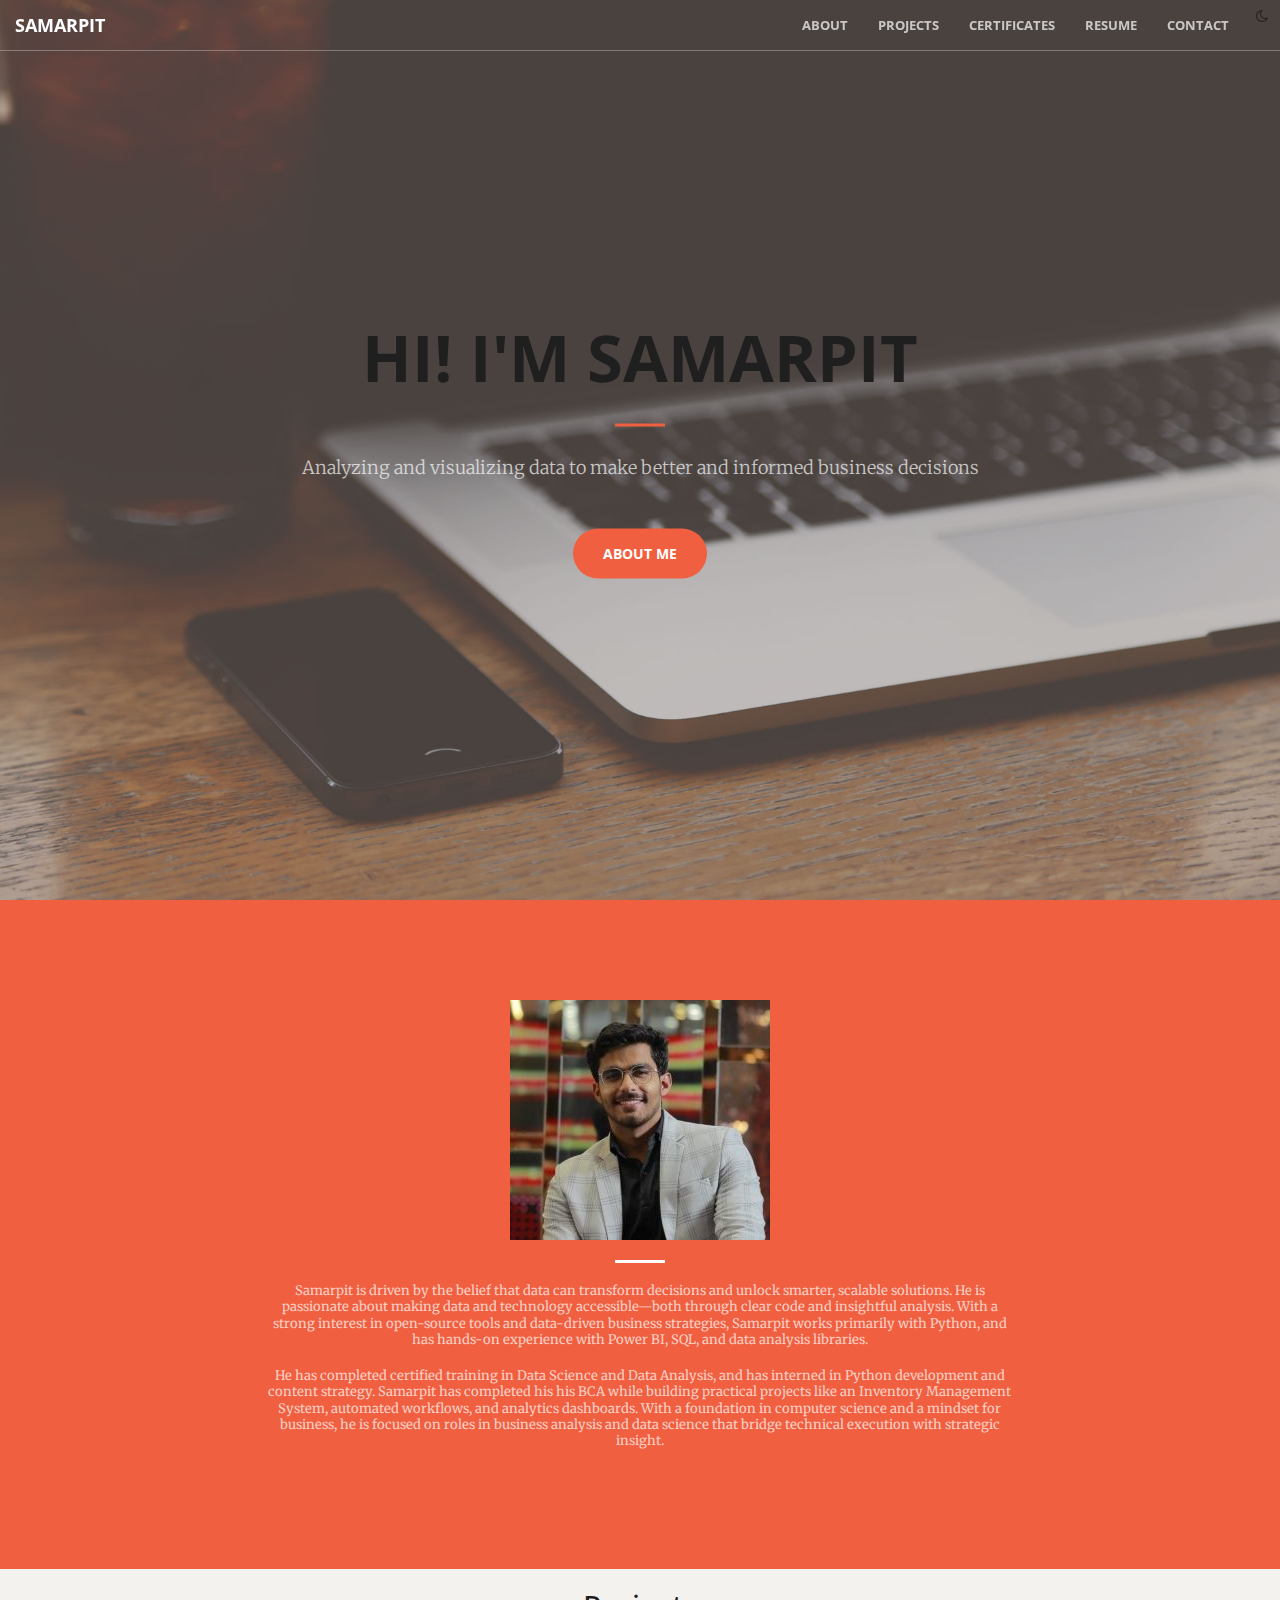
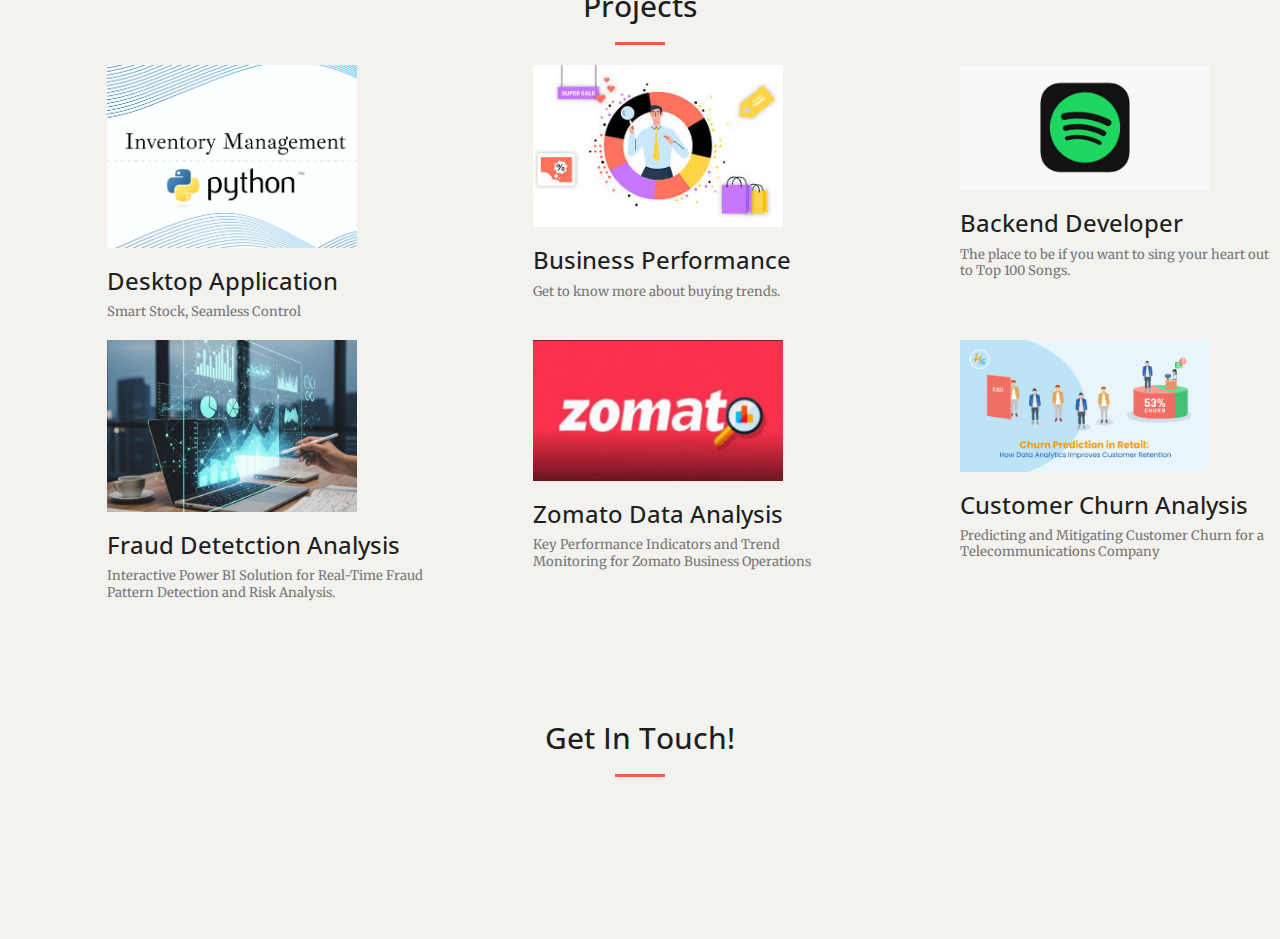
<file: index.html>
<!DOCTYPE html>
<html lang="en">

<head>

    <meta charset="utf-8">
    <meta http-equiv="X-UA-Compatible" content="IE=edge">
    <meta name="viewport" content="width=device-width, initial-scale=1">
    <meta name="description" content="">
    <meta name="author" content="">

    <title>Samarpit</title>
    <link rel="shortcut icon" href="img/a-icon.ico" />

    <link rel="stylesheet" href="css/bootstrap.min.css" type="text/css">

    <link href='http://fonts.googleapis.com/css?family=Open+Sans:300italic,400italic,600italic,700italic,800italic,400,300,600,700,800' rel='stylesheet' type='text/css'>
    <link href='http://fonts.googleapis.com/css?family=Merriweather:400,300,300italic,400italic,700,700italic,900,900italic' rel='stylesheet' type='text/css'>
    <link rel="stylesheet" href="font-awesome/css/font-awesome.min.css" type="text/css">

    <link rel="stylesheet" href="css/animate.min.css" type="text/css">
    <link rel="stylesheet" href="css/bootstrap.css" type="text/css">
    <link rel="stylesheet" href="css/creative.css" type="text/css">

</head>

<body id="page-top">

    <nav id="mainNav" class="navbar navbar-default navbar-fixed-top">
        <div class="container-fluid">
            <div class="navbar-header">
                <button type="button" class="navbar-toggle collapsed" data-toggle="collapse" data-target="#bs-example-navbar-collapse-1">
                    <span class="sr-only">Toggle navigation</span>
                    <span class="icon-bar"></span>
                    <span class="icon-bar"></span>
                    <span class="icon-bar"></span>
                </button>
                <a class="navbar-brand page-scroll" href="#page-top">Samarpit</a>
            </div>

            <div class="collapse navbar-collapse" id="bs-example-navbar-collapse-1">
                <ul class="nav navbar-nav navbar-right">
                    <li>
                        <a class="page-scroll" href="#about">About</a>
                    </li>
                    <li>
                        <a class="page-scroll" href="#projects">Projects</a>
                    </li>
                    <li>
                        <a class="page-scroll" href="certificates.html">Certificates</a>
                    </li>
                    <li>
                        <a class="page-scroll" href="resume/Samarpit_resume(0).pdf" target="_blank">Resume</a>
                    </li>
                    <li>
                        <a class="page-scroll" href="#contact">Contact</a>
                    </li>
                    <li>
                        <button id="theme-toggle" class="btn btn-link" style="color: inherit;">
                            <i class="fa fa-moon-o"></i>
                        </button>
                    </li>
                </ul>
            </div>
            </div>
        </nav>

    <header>
        <div class="header-content">
            <div class="header-content-inner">
                <h1>HI! I'M Samarpit</h1>
                <hr>
                <p>Analyzing and visualizing data to make better and informed business decisions</p>
                <a href="#about" class="btn btn-primary btn-xl page-scroll">About me</a>
            </div>
        </div>
    </header>

    <section class="bg-primary" id="about">
        <div class="container">
            <img src="img/samarpit img.jpg" class="img-responsive" alt="" style="margin :auto">
            <div class="row">
                <div class="col-lg-8 col-lg-offset-2 text-center">
                    <hr class="light">
                    <p class="text-faded">Samarpit is driven by the belief that data can transform decisions and unlock smarter, scalable solutions. He is passionate about making data and technology accessible—both through clear code and insightful analysis. With a strong interest in open-source tools and data-driven business strategies, Samarpit works primarily with Python, and has hands-on experience with Power BI, SQL, and data analysis libraries.</p>
                    <p class="text-faded">He has completed certified training in Data Science and Data Analysis, and has interned in Python development and content strategy. Samarpit has completed his his BCA while building practical projects like an Inventory Management System, automated workflows, and analytics dashboards. With a foundation in computer science and a mindset for business, he is focused on roles in business analysis and data science that bridge technical execution with strategic insight.</p>
                </div>
            </div>
        </div>
    </section>

    <section class="no-padding" id="projects">
        <div class="container" style="padding-top: 20px">
            <div class="row">
                <div class="col-lg-12 text-center">
                    <h2 class="section-heading">Projects</h2>
                    <hr class="primary">
                </div>
            </div>
        </div>
        <div class="container-fluid">
            <div class="row no-gutter">
                <div class="col-lg-3 col-lg-offset-1 col-sm-4">
                    <div style="width :100%">
                        <a href="hydrobase.html" class="portfolio-box">
                            <img src="img/inventory managament system banner image.png" class="img-responsive" alt="">
                            <div class="portfolio-box-caption">
                                <div class="portfolio-box-caption-content">
                                    <div class="project-category text-faded"></div>
                                    <div class="project-name">Inventory Managament</div>
                                </div>
                            </div>
                        </a>
                        <h3 style="text-align: left">Desktop Application</h3>
                        <p class="text-muted" style="font-size: small"> Smart Stock, Seamless Control</p>
                    </div>
                </div>
                <div class="col-lg-3 col-lg-offset-1 col-sm-4">
                    <div style="width :100%">
                        <a href="jeopardy.html" class="portfolio-box">
                            <img src="img/retail_sales.jpeg" class="img-responsive" alt="">
                            <div class="portfolio-box-caption">
                                <div class="portfolio-box-caption-content">
                                    <div class="project-category text-faded">Information Visualization</div>
                                    <div class="project-name">Retail Sales Analytics!</div>
                                </div>
                            </div>
                        </a>
                        <h3 style="text-align: left">Business Performance</h3>
                        <p class="text-muted" style="font-size: small"> Get to know more about buying trends.</p>
                    </div>
                </div>
                <div class="col-lg-3 col-lg-offset-1 col-sm-4">
                    <div style="width :100%">
                        <a href="memeoke.html" class="portfolio-box">
                            <img src="img/spotify_img4.png" class="img-responsive" alt="">
                            <div class="portfolio-box-caption">
                                <div class="portfolio-box-caption-content">
                                    <div class="project-category text-faded">Web Architechture</div>
                                    <div class="project-name">Spotify Playlist Generator</div>
                                </div>
                            </div>
                        </a>
                        <h3 style="text-align: left">Backend Developer</h3>
                        <p class="text-muted" style="font-size: small">The place to be if you want to sing your heart out to Top 100 Songs.</p>
                    </div>
                </div>
            </div>
            <div class="row no-gutter">
                <div class="col-lg-3 col-lg-offset-1 col-sm-4">
                    <div style="width :100%">
                        <a href="nyce.html" class="portfolio-box">
                            <img src="img/Fraud_detect.png" class="img-responsive" alt="">
                            <div class="portfolio-box-caption">
                                <div class="portfolio-box-caption-content">
                                    <div class="project-category text-faded">Data Mining and Analytcis</div>
                                    <div class="project-name">Fraud Detection and Risk Analysis</div>
                                </div>
                            </div>
                        </a>
                        <h3 style="text-align: left">Fraud Detetction Analysis</h3>
                        <p class="text-muted" style="font-size: small">Interactive Power BI Solution for Real-Time Fraud Pattern Detection and Risk Analysis.</p>
                    </div>
                </div>
                <div class="col-lg-3 col-lg-offset-1 col-sm-4">
                    <div style="width :100%">
                        <a href="travelbites.html" class="portfolio-box">
                            <img src="img/travelbites.png" class="img-responsive" alt="">
                            <div class="portfolio-box-caption">
                                <div class="portfolio-box-caption-content">
                                    <div class="project-category text-faded">Data Cleaning And Visualisation</div>
                                    <div class="project-name">Zomato Analysis</div>
                                </div>
                            </div>
                        </a>
                        <h3 style="text-align: left">Zomato Data Analysis</h3>
                        <p class="text-muted" style="font-size: small">Key Performance Indicators and Trend Monitoring for Zomato Business Operations</p>
                    </div>
                </div>
                <div class="col-lg-3 col-lg-offset-1 col-sm-4">
                    <div style="width :100%">
                        <a href="anlp.html" class="portfolio-box">
                            <img src="img/anlp.png" class="img-responsive" alt="">
                            <div class="portfolio-box-caption">
                                <div class="portfolio-box-caption-content">
                                    <div class="project-category text-faded">Applied Data Analysis</div>
                                    <div class="project-name">Churn Prediction</div>
                                </div>
                            </div>
                        </a>
                        <h3 style="text-align: left">Customer Churn Analysis</h3>
                        <p class="text-muted" style="font-size: small">Predicting and Mitigating Customer Churn for a Telecommunications Company</p>
                    </div>
                </div>
            </div>
            <!-- <div class="row no-gutter">
                <div class="col-lg-3 col-lg-offset-1 col-sm-4">
                    <div style="width :95%">
                        <a href="cookcounty.html" class="portfolio-box">
                            <img src="img/cookcounty.png" class="img-responsive" alt="">
                            <div class="portfolio-box-caption">
                                <div class="portfolio-box-caption-content">
                                    <div class="project-category text-faded">Applied Data Analytics Project</div>
                                    <div class="project-name">Cook County Hospital</div>
                                </div>
                            </div>
                        </a>
                        <h3 style="text-align: center">Data Science Consultant</h3><br>
                        <p class="text-muted" style="font-size: small"> Strategy and recommendations for John H Stroger Hospital in Chicago in light of Affordable Heath care Act.</p>
                    </div> -->
                </div>
            </div>
        </div>
    </section>

    <section id="contact">
        <div class="container">
            <div class="row" class="call-to-action">
                <div class="col-lg-8 col-lg-offset-2 text-center">
                    <h2 class="section-heading">Get In Touch!</h2>
                    <hr class="primary">
                </div>
                <div class="col-lg-2 col-lg-offset-3 text-center">
                    <a href="https://github.com/SamarpitTrivedi" class="fa fa-github fa-3x wow bounceIn"></a>
                </div>
                <div class="col-lg-2 text-center">
                    <a href="https://www.linkedin.com/in/SamarpitTrivedi" class="fa fa-linkedin fa-3x wow bounceIn"></a>
                </div>
                <div class="col-lg-2 text-center">
                    <a href="mailto:samarpittrivedi2004@gmail.com" class="fa fa-envelope-o fa-3x wow bounceIn" data-wow-delay=".1s"></a>
                </div>
            </div>
        </div>
    </section>

    <script src="js/jquery.js"></script>

    <script src="js/bootstrap.min.js"></script>

    <script src="js/jquery.easing.min.js"></script>
    <script src="js/jquery.fittext.js"></script>
    <script src="js/wow.min.js"></script>

    <script src="js/creative.js"></script>

    <script>
        document.addEventListener('DOMContentLoaded', () => {
            const toggleButton = document.getElementById('theme-toggle');
            const body = document.body;

            // Check for saved theme preference
            const savedTheme = localStorage.getItem('theme');
            if (savedTheme === 'dark') {
                body.classList.add('dark-theme');
                // Change button to sun icon
                toggleButton.innerHTML = '<i class="fa fa-sun-o"></i>';
            }

            toggleButton.addEventListener('click', () => {
                if (body.classList.contains('dark-theme')) {
                    body.classList.remove('dark-theme');
                    localStorage.setItem('theme', 'light');
                    // Change button to moon icon
                    toggleButton.innerHTML = '<i class="fa fa-moon-o"></i>';
                } else {
                    body.classList.add('dark-theme');
                    localStorage.setItem('theme', 'dark');
                    // Change button to sun icon
                    toggleButton.innerHTML = '<i class="fa fa-sun-o"></i>';
                }
            });
        });
    </script>

</body>

</html>
</file>
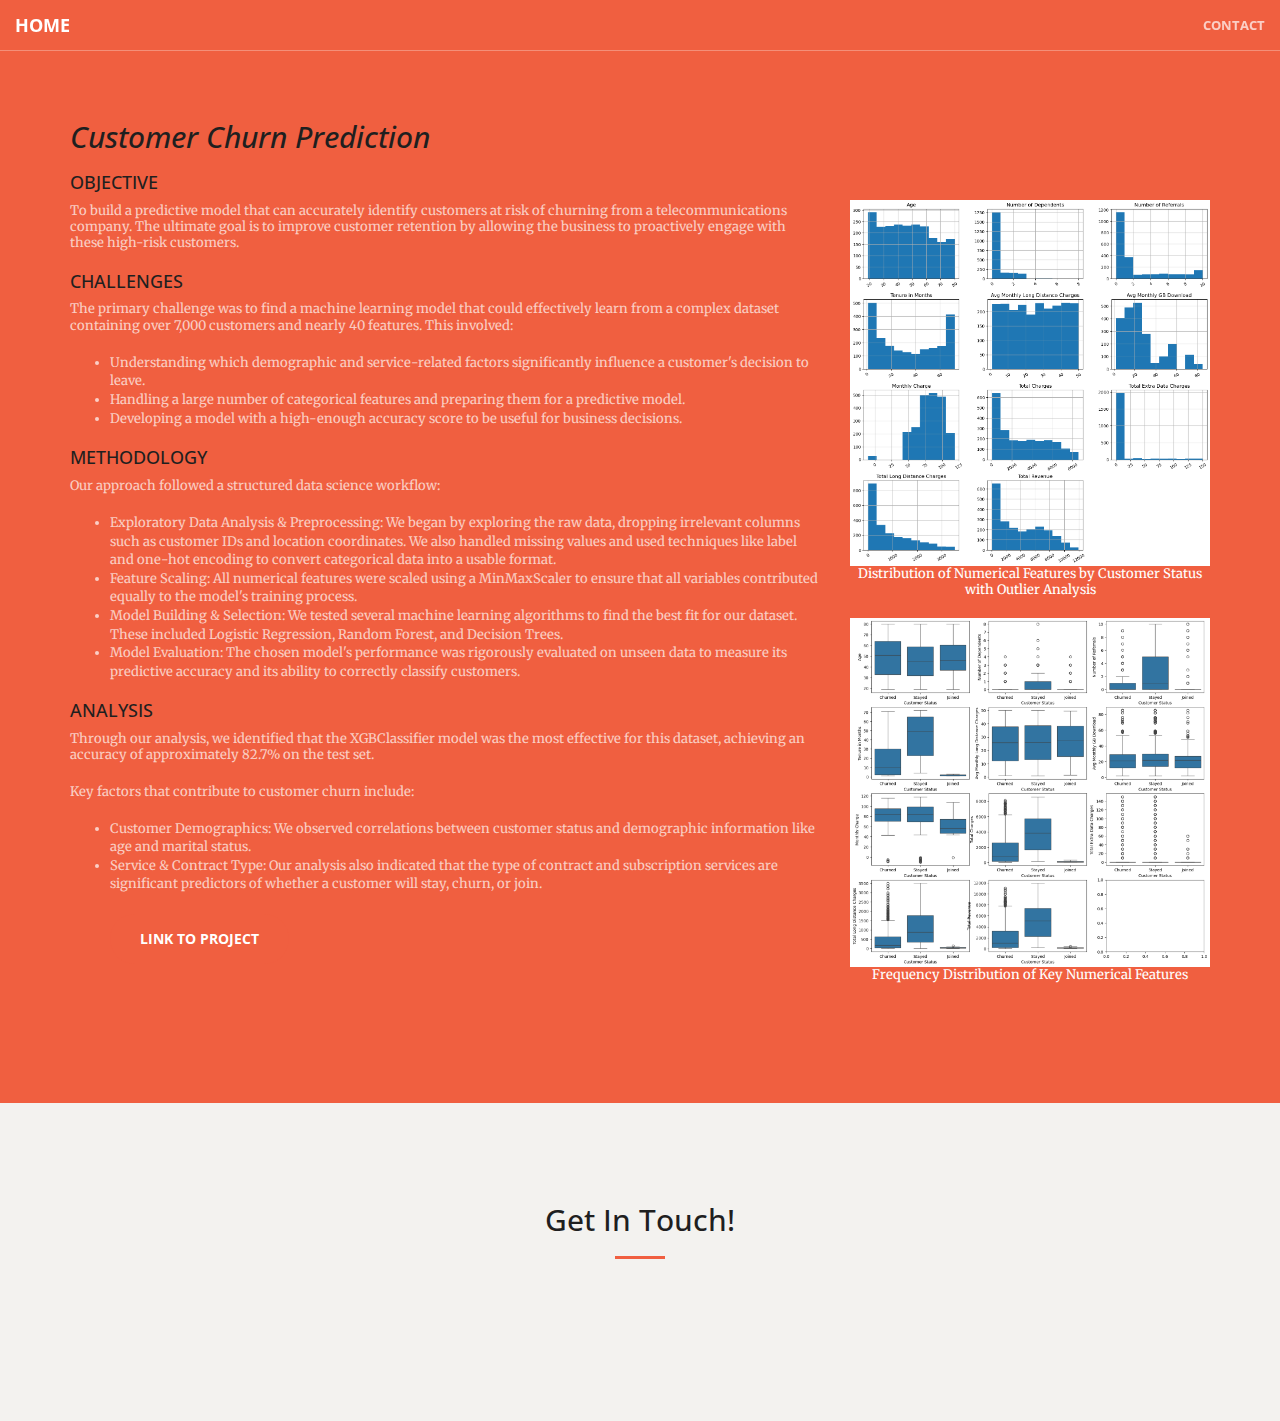
<file: anlp.html>
<!DOCTYPE html>
<html lang="en">

<head>

    <meta charset="utf-8">
    <meta http-equiv="X-UA-Compatible" content="IE=edge">
    <meta name="viewport" content="width=device-width, initial-scale=1">
    <meta name="description" content="">
    <meta name="author" content="">

    <title>Samarpit</title>
    <link rel="shortcut icon" href="img/a-icon.ico" />

    <!-- Bootstrap Core CSS -->
    <link rel="stylesheet" href="css/bootstrap.min.css" type="text/css">

    <!-- Custom Fonts -->
    <link href='http://fonts.googleapis.com/css?family=Open+Sans:300italic,400italic,600italic,700italic,800italic,400,300,600,700,800' rel='stylesheet' type='text/css'>
    <link href='http://fonts.googleapis.com/css?family=Merriweather:400,300,300italic,400italic,700,700italic,900,900italic' rel='stylesheet' type='text/css'>
    <link rel="stylesheet" href="font-awesome/css/font-awesome.min.css" type="text/css">

    <!-- Plugin CSS -->
    <link rel="stylesheet" href="css/animate.min.css" type="text/css">

    <!-- Custom CSS -->
    <link rel="stylesheet" href="css/creative.css" type="text/css">

    <!-- HTML5 Shim and Respond.js IE8 support of HTML5 elements and media queries -->
    <!-- WARNING: Respond.js doesn't work if you view the page via file:// -->
    <!--[if lt IE 9]>
        <script src="https://oss.maxcdn.com/libs/html5shiv/3.7.0/html5shiv.js"></script>
        <script src="https://oss.maxcdn.com/libs/respond.js/1.4.2/respond.min.js"></script>
    <![endif]-->

</head>

<body id="page-top">

    <nav id="mainNav" class="navbar navbar-default navbar-fixed-top">
        <div class="container-fluid">
            <!-- Brand and toggle get grouped for better mobile display -->
            <div class="navbar-header">
                <button type="button" class="navbar-toggle collapsed" data-toggle="collapse" data-target="#bs-example-navbar-collapse-1">
                    <span class="sr-only">Toggle navigation</span>
                    <span class="icon-bar"></span>
                    <span class="icon-bar"></span>
                    <span class="icon-bar"></span>
                </button>
                <a class="navbar-brand page-scroll"  href="index.html">Home</a>
            </div>

            <!-- Collect the nav links, forms, and other content for toggling -->
            <div class="collapse navbar-collapse" id="bs-example-navbar-collapse-1">
                <ul class="nav navbar-nav navbar-right">
                    <li>
                        <a class="page-scroll" href="#contact">Contact</a>
                    </li>
                </ul>
            </div>
            <!-- /.navbar-collapse -->
        </div>
        <!-- /.container-fluid -->
    </nav>

    <section class="bg-primary" id="about">
        <div class="container">
            <div class="row">
                <div class="col-lg-8 text-center" style="text-align: left">
                    <!-- <hr class="light"> -->
                    <h2 style="font-style: italic">Customer Churn Prediction<h2>
                    <h4>OBJECTIVE</h4>
                    <p class="text-faded" style="font-size: small">
                    To build a predictive model that can accurately identify customers at risk of churning from a telecommunications company. The ultimate goal is to improve customer retention by allowing the business to proactively engage with these high-risk customers.

                    <h4>CHALLENGES</h4>
                    <p class="text-faded" style="font-size: small">
                    The primary challenge was to find a machine learning model that could effectively learn from a complex dataset containing over 7,000 customers and nearly 40 features. This involved:</p>
                    <ul class="text-faded" style="font-size: small">
                    <li>Understanding which demographic and service-related factors significantly influence a customer's decision to leave.</li>
                    <li>Handling a large number of categorical features and preparing them for a predictive model.</li>
                    <li>Developing a model with a high-enough accuracy score to be useful for business decisions.</li></p></ul>
                    <h4>METHODOLOGY</h4>
                    <p class="text-faded" style="font-size: small">
                    Our approach followed a structured data science workflow:
                    <ul class="text-faded" style="font-size: small">
                        <li>Exploratory Data Analysis & Preprocessing: We began by exploring the raw data, dropping irrelevant columns such as customer IDs and location coordinates. We also handled missing values and used techniques like label and one-hot encoding to convert categorical data into a usable format.</li>
                        <li>Feature Scaling: All numerical features were scaled using a MinMaxScaler to ensure that all variables contributed equally to the model's training process.</li>
                        <li>Model Building & Selection: We tested several machine learning algorithms to find the best fit for our dataset. These included Logistic Regression, Random Forest, and Decision Trees.</li>
                        <li>Model Evaluation: The chosen model's performance was rigorously evaluated on unseen data to measure its predictive accuracy and its ability to correctly classify customers.</li>
                    </ul>
                    </p>
                    <h4>ANALYSIS</h4>
                    <p class="text-faded" style="font-size: small">
                    Through our analysis, we identified that the XGBClassifier model was the most effective for this dataset, achieving an accuracy of approximately 82.7% on the test set.</p>
                    <p class="text-faded" style="font-size: small">
                        Key factors that contribute to customer churn include:
                    </p>
                    <ul class="text-faded" style="font-size: small">
                    <li>Customer Demographics: We observed correlations between customer status and demographic information like age and marital status.</li>
                    <li>Service & Contract Type: Our analysis also indicated that the type of contract and subscription services are significant predictors of whether a customer will stay, churn, or join.</li>
                </p>
                   <a href="https://github.com/SamarpitTrivedi/Customer-churn-analysis" class="btn btn-primary btn-xl page-scroll" target="_blank">Link to project</a>
                </div>
                <div class="col-lg-4 text-center" style="padding-top: 100px">
                <img src="img/anlp/anlp1.png" class="img-responsive" alt="" style="margin :auto">
                <p>Distribution of Numerical Features by Customer Status with Outlier Analysis</p>
                <img src="img/anlp/anlp2.png" class="img-responsive" alt="" style="margin :auto">
                <p>Frequency Distribution of Key Numerical Features</p>
                </div>
            </div>
        </div>
    </section>

    <section id="contact">
        <div class="container">
            <div class="row" class="call-to-action">
                <div class="col-lg-8 col-lg-offset-2 text-center">
                    <h2 class="section-heading">Get In Touch!</h2>
                    <hr class="primary">
                </div>
                <div class="col-lg-2 col-lg-offset-3 text-center">
                    <a href="https://github.com/SamarpitTrivedi" class="fa fa-github fa-3x wow bounceIn"></a>
                </div>
                <div class="col-lg-2  text-center">
                    <a href="https://www.linkedin.com/in/samarpittrivedi" class="fa fa-linkedin fa-3x wow bounceIn"></a>
                </div>
                <!--div class="col-lg-1 text-center">
                    <a class="fa fa-phone fa-3x wow bounceIn"></i>
                </div-->
                <div class="col-lg-2 text-center">
                    <a href="mailto:samarpittrivedi2004@gmail.com" class="fa fa-envelope-o fa-3x wow bounceIn" data-wow-delay=".1s"></a>
                </div>
            </div>
        </div>
    </section>

    <!-- jQuery -->
    <script src="js/jquery.js"></script>

    <!-- Bootstrap Core JavaScript -->
    <script src="js/bootstrap.min.js"></script>

    <!-- Plugin JavaScript -->
    <script src="js/jquery.easing.min.js"></script>
    <script src="js/jquery.fittext.js"></script>
    <script src="js/wow.min.js"></script>

    <!-- Custom Theme JavaScript -->
    <script src="js/creative.js"></script>

</body>

</html>
</file>
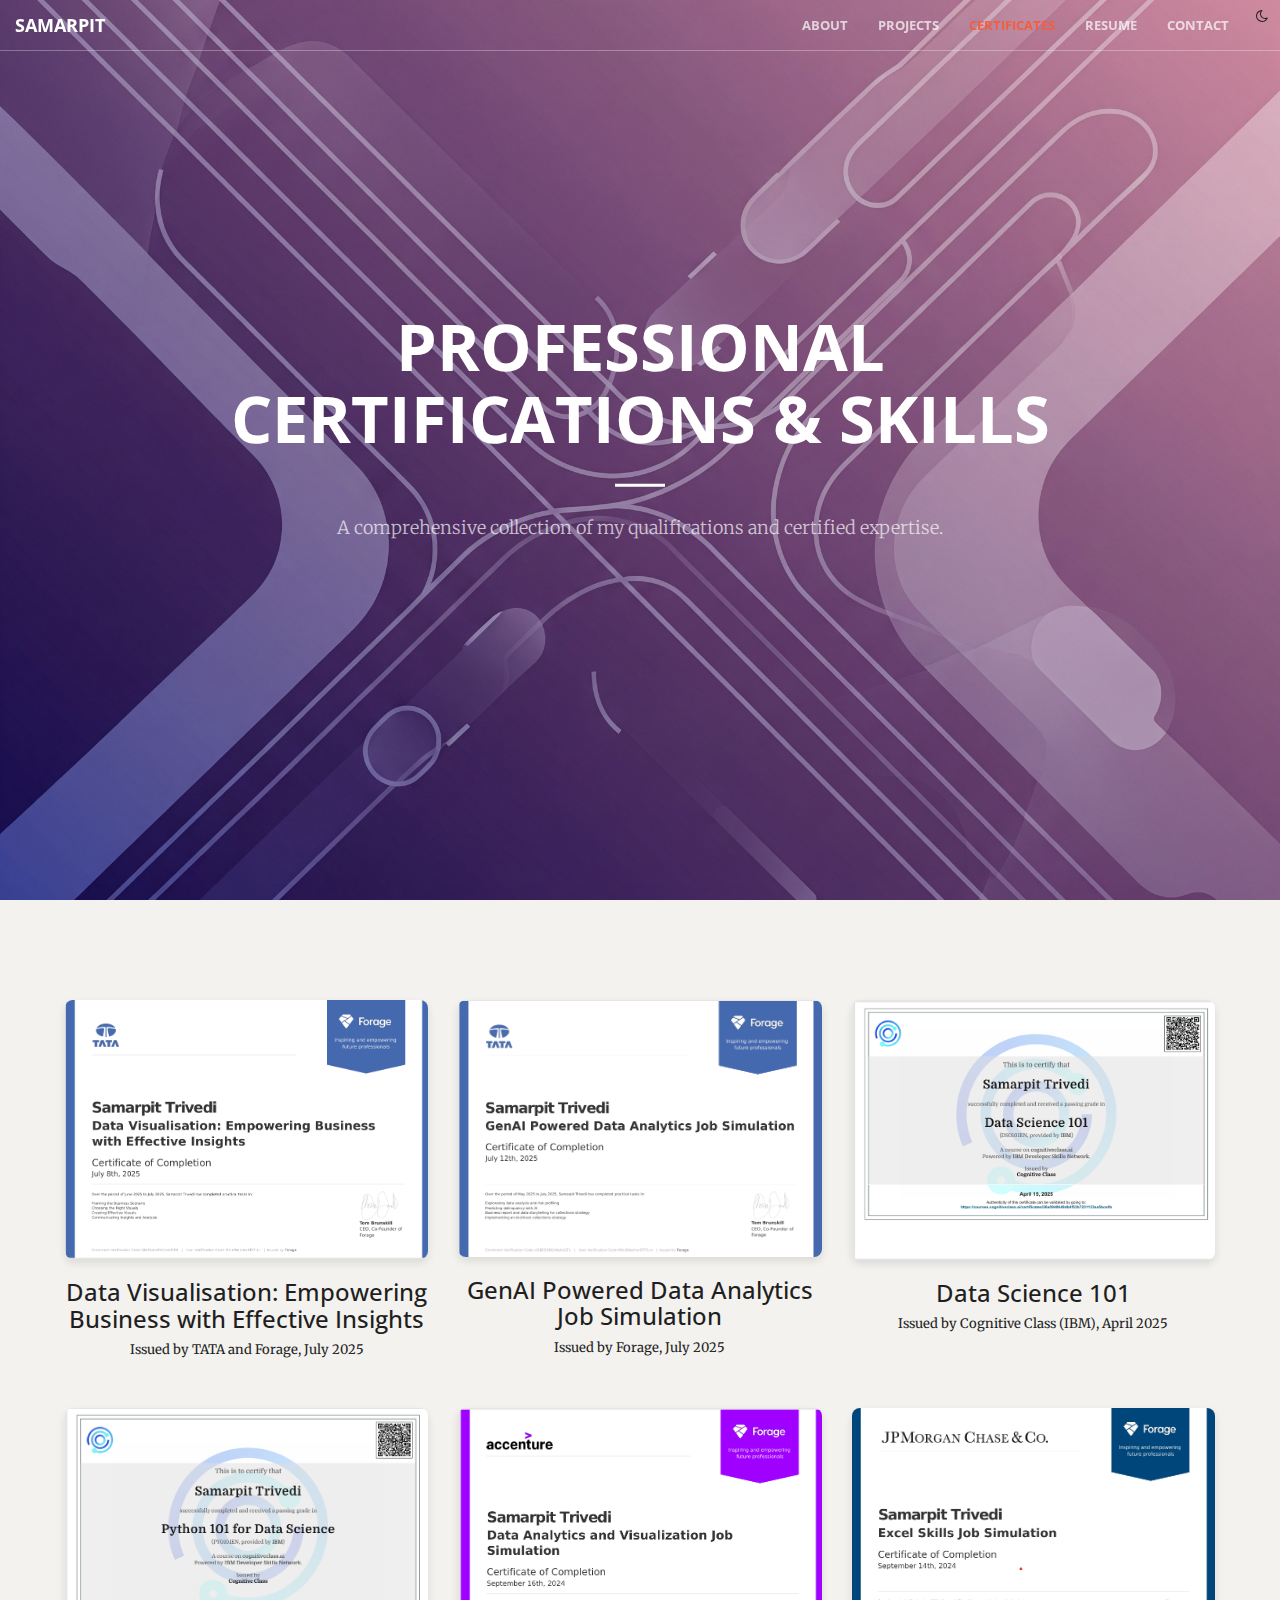
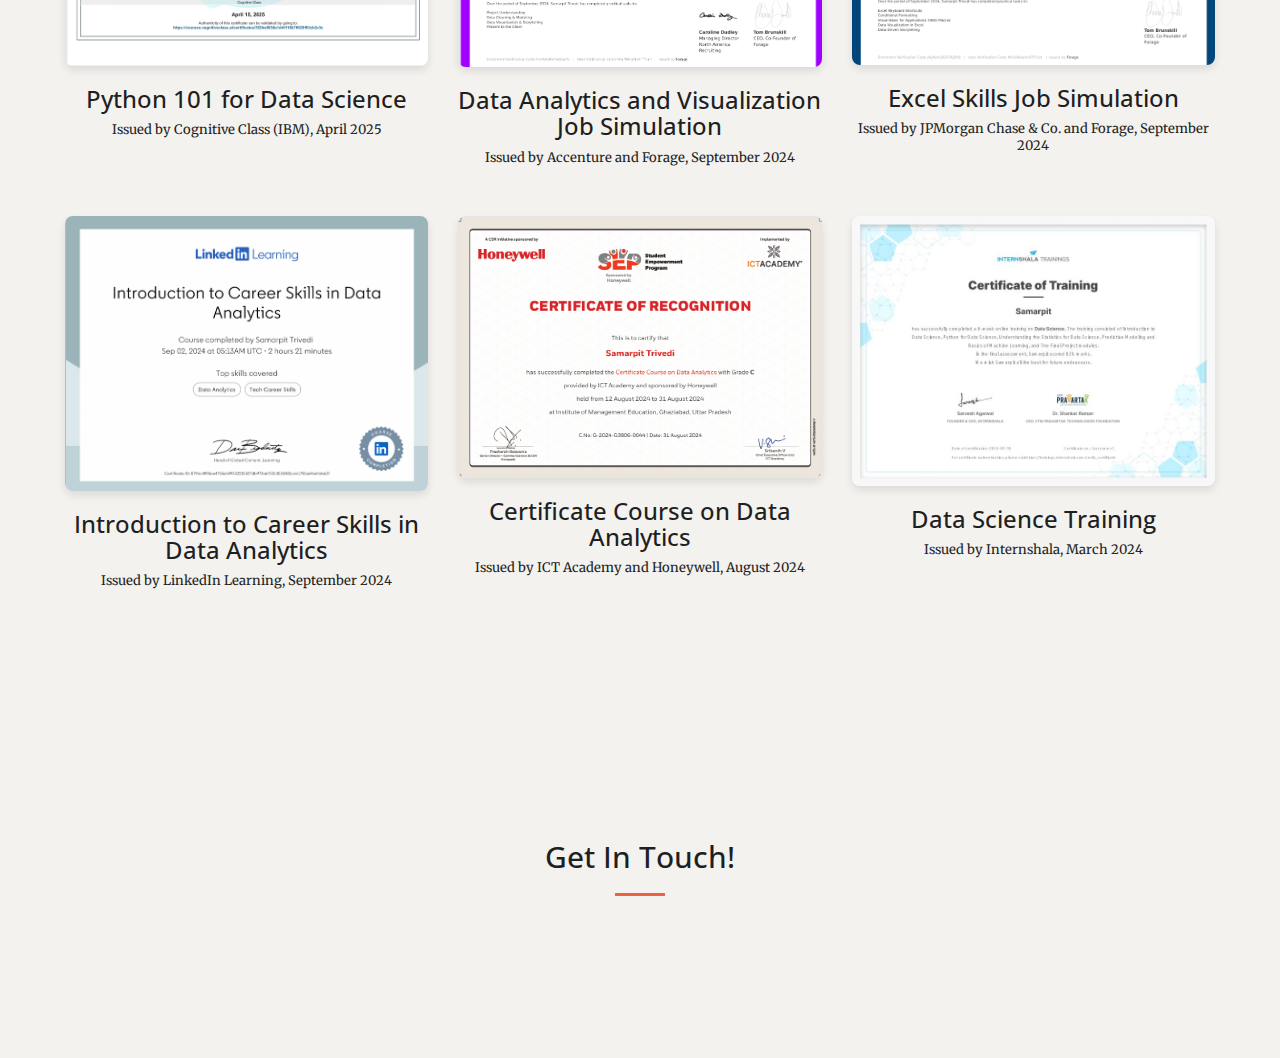
<file: certificates.html>
<!DOCTYPE html>
<html lang="en">

<head>

    <meta charset="utf-8">
    <meta http-equiv="X-UA-Compatible" content="IE=edge">
    <meta name="viewport" content="width=device-width, initial-scale=1">
    <meta name="description" content="">
    <meta name="author" content="">

    <title>Certificates - Samarpit</title>
    <link rel="shortcut icon" href="img/portfolio/certificate background.png" />

    <link rel="stylesheet" href="css/bootstrap.min.css" type="text/css">

    <link href='http://fonts.googleapis.com/css?family=Open+Sans:300italic,400italic,600italic,700italic,800italic,400,300,600,700,800' rel='stylesheet' type='text/css'>
    <link href='http://fonts.googleapis.com/css?family=Merriweather:400,300,300italic,400italic,700,700italic,900,900italic' rel='stylesheet' type='text/css'>
    <link rel="stylesheet" href="font-awesome/css/font-awesome.min.css" type="text/css">

    <link rel="stylesheet" href="css/animate.min.css" type="text/css">
    <link rel="stylesheet" href="css/bootstrap.css" type="text/css">
    <link rel="stylesheet" href="css/creative.css" type="text/css">

    <style>
        .certificate-tile {
            margin-bottom: 30px;
        }
        .img-responsive {
            border-radius: 8px; /* Optional: adds rounded corners to images */
            box-shadow: 0 4px 8px rgba(0,0,0,0.1); /* Optional: adds a subtle shadow */
        }
    </style>
</head>

<body id="page-top">

    <nav id="mainNav" class="navbar navbar-default navbar-fixed-top">
        <div class="container-fluid">
            <div class="navbar-header">
                <button type="button" class="navbar-toggle collapsed" data-toggle="collapse" data-target="#bs-example-navbar-collapse-1">
                    <span class="sr-only">Toggle navigation</span>
                    <span class="icon-bar"></span>
                    <span class="icon-bar"></span>
                    <span class="icon-bar"></span>
                </button>
                <a class="navbar-brand page-scroll" href="index.html">Samarpit</a>
            </div>

            <div class="collapse navbar-collapse" id="bs-example-navbar-collapse-1">
                <ul class="nav navbar-nav navbar-right">
                    <li>
                        <a class="page-scroll" href="index.html#about">About</a>
                    </li>
                    <li>
                        <a class="page-scroll" href="index.html#projects">Projects</a>
                    </li>
                    <li class="active">
                        <a class="page-scroll" href="certificates.html">Certificates</a>
                    </li>
                    <li>
                        <a class="page-scroll" href="resume/Samarpit_resume(0).pdf" target="_blank">Resume</a>
                    </li>
                    <li>
                        <a class="page-scroll" href="index.html#contact">Contact</a>
                    </li>
                    <li>
                        <button id="theme-toggle" class="btn btn-link" style="color: inherit;">
                            <i class="fa fa-moon-o"></i>
                        </button>
                    </li>
                </ul>
            </div>
            </div>
        </nav>

  <header class="bg-primary certificates-header" style="padding-top: 150px; padding-bottom: 50px;">
        <div class="header-content">
            <div class="header-content-inner">
                <h1 style="color: white;">Professional Certifications & Skills</h1>
                <hr class="light">
                <p style="color: rgba(255,255,255,.7);">A comprehensive collection of my qualifications and certified expertise.</p>
            </div>
        </div>
    </header>

    <section id="certificates-grid">
        <div class="container">
            <div class="row">
                <div class="col-lg-4 col-md-6 col-sm-12 certificate-tile text-center">
                    <img src="certifcates/Tata Forage DA.png" class="img-responsive" alt="Certificate for Data Visualisation">
                    <h3>Data Visualisation: Empowering Business with Effective Insights</h3>
                    <p>Issued by TATA and Forage, July 2025</p>
                </div>

                <div class="col-lg-4 col-md-6 col-sm-12 certificate-tile text-center">
                    <img src="certifcates/Tata GenAI.png" class="img-responsive" alt="Certificate for GenAI Powered Data Analytics">
                    <h3>GenAI Powered Data Analytics Job Simulation</h3>
                    <p>Issued by Forage, July 2025</p>
                </div>

                <div class="col-lg-4 col-md-6 col-sm-12 certificate-tile text-center">
                    <img src="certifcates/IBM DS 101.png" class="img-responsive" alt="Certificate for Data Science 101">
                    <h3>Data Science 101</h3>
                    <p>Issued by Cognitive Class (IBM), April 2025</p>
                </div>
            </div>

            <div class="row">
                <div class="col-lg-4 col-md-6 col-sm-12 certificate-tile text-center">
                    <img src="certifcates/IBM Python 101.png" class="img-responsive" alt="Certificate for Python 101 for Data Science">
                    <h3>Python 101 for Data Science</h3>
                    <p>Issued by Cognitive Class (IBM), April 2025</p>
                </div>
                <div class="col-lg-4 col-md-6 col-sm-12 certificate-tile text-center">
                    <img src="certifcates/Accenture DA.png" class="img-responsive" alt="Certificate for Data Analytics and Visualization">
                    <h3>Data Analytics and Visualization Job Simulation</h3>
                    <p>Issued by Accenture and Forage, September 2024</p>
                </div>
            
                <div class="col-lg-4 col-md-6 col-sm-12 certificate-tile text-center">
                    <img src="certifcates/JP Morgan Excel.png" class="img-responsive" alt="Certificate for Excel Skills">
                    <h3>Excel Skills Job Simulation</h3>
                    <p>Issued by JPMorgan Chase & Co. and Forage, September 2024</p>
                </div>
                </div>

            <div class="row">
                <div class="col-lg-4 col-md-6 col-sm-12 certificate-tile text-center">
                    <img src="certifcates/Linkedin Learning DA.png" class="img-responsive" alt="Certificate for Introduction to Career Skills">
                    <h3>Introduction to Career Skills in Data Analytics</h3>
                    <p>Issued by LinkedIn Learning, September 2024</p>
                </div>
                <div class="col-lg-4 col-md-6 col-sm-12 certificate-tile text-center">
                    <img src="certifcates/ICT DA.png" class="img-responsive" alt="Certificate for Data Analytics">
                    <h3>Certificate Course on Data Analytics</h3>
                    <p>Issued by ICT Academy and Honeywell, August 2024</p>
                </div>
                
                <div class="col-lg-4 col-md-6 col-sm-12 certificate-tile text-center">
                    <img src="certifcates/Internshala Data Science.jpeg" class="img-responsive" alt="Certificate for Introduction to Career Skills">
                    <h3>Data Science Training</h3>
                    <p>Issued by Internshala, March 2024</p>
                </div>
                </div>
            </div>
        
    </section>

    <section id="contact">
        <div class="container">
            <div class="row" class="call-to-action">
                <div class="col-lg-8 col-lg-offset-2 text-center">
                    <h2 class="section-heading">Get In Touch!</h2>
                    <hr class="primary">
                </div>
                <div class="col-lg-2 col-lg-offset-3 text-center">
                    <a href="https://github.com/SamarpitTrivedi" class="fa fa-github fa-3x wow bounceIn"></a>
                </div>
                <div class="col-lg-2 text-center">
                    <a href="https://www.linkedin.com/in/SamarpitTrivedi" class="fa fa-linkedin fa-3x wow bounceIn"></a>
                </div>
                <div class="col-lg-2 text-center">
                    <a href="mailto:samarpittrivedi2004@gmail.com" class="fa fa-envelope-o fa-3x wow bounceIn" data-wow-delay=".1s"></a>
                </div>
            </div>
        </div>
    </section>

    <script src="js/jquery.js"></script>
    <script src="js/bootstrap.min.js"></script>
    <script src="js/jquery.easing.min.js"></script>
    <script src="js/jquery.fittext.js"></script>
    <script src="js/wow.min.js"></script>
    <script src="js/creative.js"></script>

    <script>
        document.addEventListener('DOMContentLoaded', () => {
            const toggleButton = document.getElementById('theme-toggle');
            const body = document.body;

            // Check for saved theme preference
            const savedTheme = localStorage.getItem('theme');
            if (savedTheme === 'dark') {
                body.classList.add('dark-theme');
                // Change button to sun icon
                toggleButton.innerHTML = '<i class="fa fa-sun-o"></i>';
            }

            toggleButton.addEventListener('click', () => {
                if (body.classList.contains('dark-theme')) {
                    body.classList.remove('dark-theme');
                    localStorage.setItem('theme', 'light');
                    // Change button to moon icon
                    toggleButton.innerHTML = '<i class="fa fa-moon-o"></i>';
                } else {
                    body.classList.add('dark-theme');
                    localStorage.setItem('theme', 'dark');
                    // Change button to sun icon
                    toggleButton.innerHTML = '<i class="fa fa-sun-o"></i>';
                }
            });
        });
    </script>

</body>

</html>
</file>
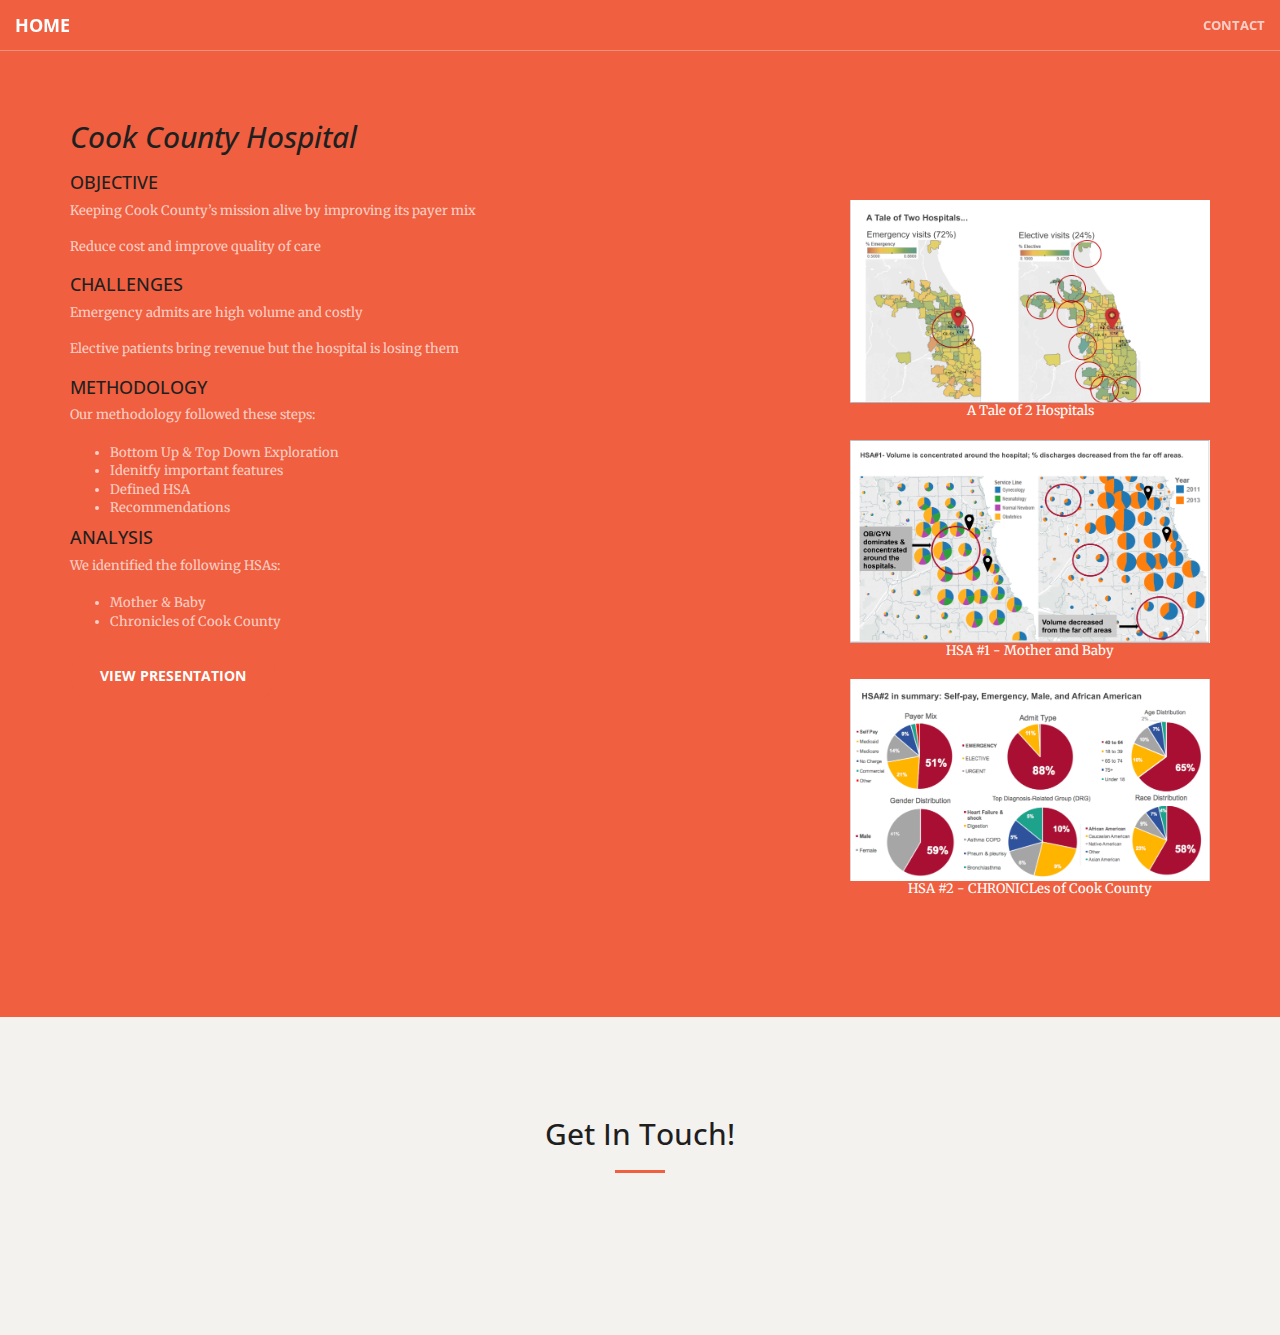
<file: cookcounty.html>
<!DOCTYPE html>
<html lang="en">

<head>

    <meta charset="utf-8">
    <meta http-equiv="X-UA-Compatible" content="IE=edge">
    <meta name="viewport" content="width=device-width, initial-scale=1">
    <meta name="description" content="">
    <meta name="author" content="">

    <title>Samarpit</title>
    <link rel="shortcut icon" href="img/a-icon.ico" />

    <!-- Bootstrap Core CSS -->
    <link rel="stylesheet" href="css/bootstrap.min.css" type="text/css">

    <!-- Custom Fonts -->
    <link href='http://fonts.googleapis.com/css?family=Open+Sans:300italic,400italic,600italic,700italic,800italic,400,300,600,700,800' rel='stylesheet' type='text/css'>
    <link href='http://fonts.googleapis.com/css?family=Merriweather:400,300,300italic,400italic,700,700italic,900,900italic' rel='stylesheet' type='text/css'>
    <link rel="stylesheet" href="font-awesome/css/font-awesome.min.css" type="text/css">

    <!-- Plugin CSS -->
    <link rel="stylesheet" href="css/animate.min.css" type="text/css">

    <!-- Custom CSS -->
    <link rel="stylesheet" href="css/creative.css" type="text/css">

    <!-- HTML5 Shim and Respond.js IE8 support of HTML5 elements and media queries -->
    <!-- WARNING: Respond.js doesn't work if you view the page via file:// -->
    <!--[if lt IE 9]>
        <script src="https://oss.maxcdn.com/libs/html5shiv/3.7.0/html5shiv.js"></script>
        <script src="https://oss.maxcdn.com/libs/respond.js/1.4.2/respond.min.js"></script>
    <![endif]-->

</head>

<body id="page-top">

    <nav id="mainNav" class="navbar navbar-default navbar-fixed-top">
        <div class="container-fluid">
            <!-- Brand and toggle get grouped for better mobile display -->
            <div class="navbar-header">
                <button type="button" class="navbar-toggle collapsed" data-toggle="collapse" data-target="#bs-example-navbar-collapse-1">
                    <span class="sr-only">Toggle navigation</span>
                    <span class="icon-bar"></span>
                    <span class="icon-bar"></span>
                    <span class="icon-bar"></span>
                </button>
                <a class="navbar-brand page-scroll"  href="index.html">Home</a>
            </div>

            <!-- Collect the nav links, forms, and other content for toggling -->
            <div class="collapse navbar-collapse" id="bs-example-navbar-collapse-1">
                <ul class="nav navbar-nav navbar-right">
                    <li>
                        <a class="page-scroll" href="#contact">Contact</a>
                    </li>
                </ul>
            </div>
            <!-- /.navbar-collapse -->
        </div>
        <!-- /.container-fluid -->
    </nav>

    <section class="bg-primary" id="about">
        <div class="container">
            <div class="row">
                <div class="col-lg-8 text-center" style="text-align: left">
                    <!-- <hr class="light"> -->
                    <h2 style="font-style: italic">Cook County Hospital<h2>
                    <h4>OBJECTIVE</h4>
                    <p class="text-faded" style="font-size: small">
                    Keeping Cook County’s mission alive by improving its payer mix</p>
                    <p class="text-faded" style="font-size: small">
                    Reduce cost and improve quality of care</p>
                    <h4>CHALLENGES</h4>
                    <p class="text-faded" style="font-size: small">
                    Emergency admits are high volume and costly</p>
                    <p class="text-faded" style="font-size: small">
                    Elective patients bring revenue but the hospital is losing them </p>
                    <h4>METHODOLOGY</h4>
                    <p class="text-faded" style="font-size: small">
                    Our methodology followed these steps:
                    <ul class="text-faded" style="font-size: small">
                        <li>Bottom Up & Top Down Exploration</li>
                        <li>Idenitfy important features</li>
                        <li>Defined HSA</li>
                        <li>Recommendations</li>
                    </ul>
                    <h4>ANALYSIS</h4>
                    <p class="text-faded" style="font-size: small">
                    We identified the following HSAs:
                    <ul class="text-faded" style="font-size: small">
                        <li>Mother & Baby</li>
                        <li>Chronicles of Cook County</li>
                    </ul>
                    </p>
                   <a href="presentation/CookCountyADAP.pdf" class="btn btn-primary btn-xl page-scroll" target="_blank">View Presentation</a>
                </div>
                <div class="col-lg-4 text-center" style="padding-top: 100px">
                <img src="img/cookcounty/cookcounty3.png" class="img-responsive" alt="" style="margin :auto">
                <p>A Tale of 2 Hospitals</p>
                <img src="img/cookcounty/cookcounty2.png" class="img-responsive" alt="" style="margin :auto">
                <p>HSA #1 - Mother and Baby</p>
                <img src="img/cookcounty/cookcounty1.png" class="img-responsive" alt="" style="margin :auto">
                <p>HSA #2 - CHRONICLes of Cook County</p>
                </div>
            </div>
        </div>
    </section>

    <section id="contact">
        <div class="container">
            <div class="row" class="call-to-action">
                <div class="col-lg-8 col-lg-offset-2 text-center">
                    <h2 class="section-heading">Get In Touch!</h2>
                    <hr class="primary">
                </div>
                <div class="col-lg-2 col-lg-offset-3 text-center">
                    <a href="https://github.com/SamarpitTrivedi" class="fa fa-github fa-3x wow bounceIn"></a>
                </div>
                <div class="col-lg-2  text-center">
                    <a href="https://www.linkedin.com/in/samarpittrivedi" class="fa fa-linkedin fa-3x wow bounceIn"></a>
                </div>
                <!--div class="col-lg-1 text-center">
                    <a class="fa fa-phone fa-3x wow bounceIn"></i>
                </div-->
                <div class="col-lg-2 text-center">
                    <a href="mailto:samarpittrivedi2004@gmail.com" class="fa fa-envelope-o fa-3x wow bounceIn" data-wow-delay=".1s"></a>
                </div>
            </div>
        </div>
    </section>

    <!-- jQuery -->
    <script src="js/jquery.js"></script>

    <!-- Bootstrap Core JavaScript -->
    <script src="js/bootstrap.min.js"></script>

    <!-- Plugin JavaScript -->
    <script src="js/jquery.easing.min.js"></script>
    <script src="js/jquery.fittext.js"></script>
    <script src="js/wow.min.js"></script>

    <!-- Custom Theme JavaScript -->
    <script src="js/creative.js"></script>

</body>

</html>
</file>
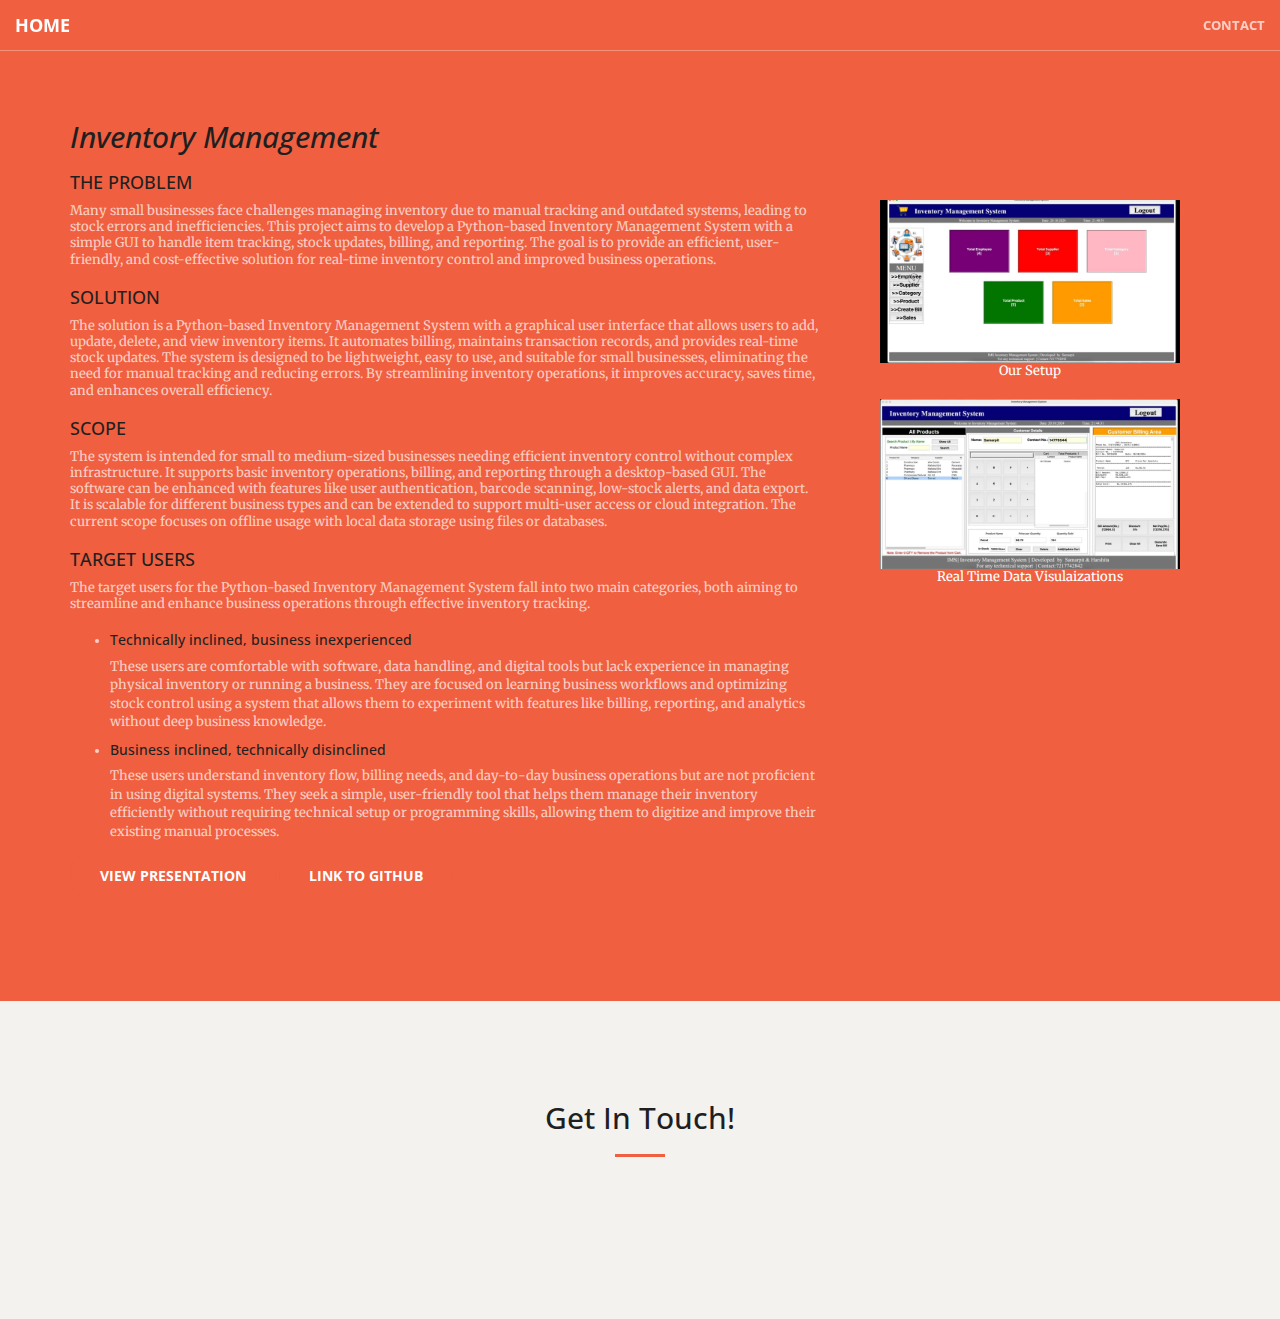
<file: hydrobase.html>
<!DOCTYPE html>
<html lang="en">

<head>

    <meta charset="utf-8">
    <meta http-equiv="X-UA-Compatible" content="IE=edge">
    <meta name="viewport" content="width=device-width, initial-scale=1">
    <meta name="description" content="">
    <meta name="author" content="">

    <title>Samarpit</title>
    <link rel="shortcut icon" href="img/a-icon.ico" />

    <!-- Bootstrap Core CSS -->
    <link rel="stylesheet" href="css/bootstrap.min.css" type="text/css">

    <!-- Custom Fonts -->
    <link href='http://fonts.googleapis.com/css?family=Open+Sans:300italic,400italic,600italic,700italic,800italic,400,300,600,700,800' rel='stylesheet' type='text/css'>
    <link href='http://fonts.googleapis.com/css?family=Merriweather:400,300,300italic,400italic,700,700italic,900,900italic' rel='stylesheet' type='text/css'>
    <link rel="stylesheet" href="font-awesome/css/font-awesome.min.css" type="text/css">

    <!-- Plugin CSS -->
    <link rel="stylesheet" href="css/animate.min.css" type="text/css">

    <!-- Custom CSS -->
    <link rel="stylesheet" href="css/creative.css" type="text/css">

    <!-- HTML5 Shim and Respond.js IE8 support of HTML5 elements and media queries -->
    <!-- WARNING: Respond.js doesn't work if you view the page via file:// -->
    <!--[if lt IE 9]>
        <script src="https://oss.maxcdn.com/libs/html5shiv/3.7.0/html5shiv.js"></script>
        <script src="https://oss.maxcdn.com/libs/respond.js/1.4.2/respond.min.js"></script>
    <![endif]-->

</head>

<body id="page-top">

    <nav id="mainNav" class="navbar navbar-default navbar-fixed-top">
        <div class="container-fluid">
            <!-- Brand and toggle get grouped for better mobile display -->
            <div class="navbar-header">
                <button type="button" class="navbar-toggle collapsed" data-toggle="collapse" data-target="#bs-example-navbar-collapse-1">
                    <span class="sr-only">Toggle navigation</span>
                    <span class="icon-bar"></span>
                    <span class="icon-bar"></span>
                    <span class="icon-bar"></span>
                </button>
                <a class="navbar-brand page-scroll"  href="index.html">Home</a>
            </div>

            <!-- Collect the nav links, forms, and other content for toggling -->
            <div class="collapse navbar-collapse" id="bs-example-navbar-collapse-1">
                <ul class="nav navbar-nav navbar-right">
                    <li>
                        <a class="page-scroll" href="#contact">Contact</a>
                    </li>
                </ul>
            </div>
            <!-- /.navbar-collapse -->
        </div>
        <!-- /.container-fluid -->
    </nav>

    <section class="bg-primary" id="about">
        <div class="container">
            <div class="row">
                <div class="col-lg-8 text-center" style="text-align: left">
                    <!-- <hr class="light"> -->
                    <h2 style="font-style: italic">Inventory Management<h2>
                    <h4>THE PROBLEM</h4>
                    <p class="text-faded" style="font-size: small">
                    Many small businesses face challenges managing inventory due to manual tracking and outdated systems, leading to stock errors and inefficiencies. This project aims to develop a Python-based Inventory Management System with a simple GUI to handle item tracking, stock updates, billing, and reporting. The goal is to provide an efficient, user-friendly, and cost-effective solution for real-time inventory control and improved business operations.</p>
                    <h4>SOLUTION</h4>
                    <p class="text-faded" style="font-size: small">
                    The solution is a Python-based Inventory Management System with a graphical user interface that allows users to add, update, delete, and view inventory items. It automates billing, maintains transaction records, and provides real-time stock updates. The system is designed to be lightweight, easy to use, and suitable for small businesses, eliminating the need for manual tracking and reducing errors. By streamlining inventory operations, it improves accuracy, saves time, and enhances overall efficiency.
                    </p>
                    <h4>SCOPE</h4>
                    <p class="text-faded" style="font-size: small">
                    The system is intended for small to medium-sized businesses needing efficient inventory control without complex infrastructure. It supports basic inventory operations, billing, and reporting through a desktop-based GUI. The software can be enhanced with features like user authentication, barcode scanning, low-stock alerts, and data export. It is scalable for different business types and can be extended to support multi-user access or cloud integration. The current scope focuses on offline usage with local data storage using files or databases.
                    </p>
                    <h4>TARGET USERS</h4>
                    <p class="text-faded" style="font-size: small">
                   The target users for the Python-based Inventory Management System fall into two main categories, both aiming to streamline and enhance business operations through effective inventory tracking.
                    </p>
                    <ul class="text-faded" style="font-size: small">
                        <li>
                            <h5>Technically inclined, business inexperienced</h5>These users are comfortable with software, data handling, and digital tools but lack experience in managing physical inventory or running a business. They are focused on learning business workflows and optimizing stock control using a system that allows them to experiment with features like billing, reporting, and analytics without deep business knowledge.
                        </li>
                        <li>
                            <h5>Business inclined, technically disinclined</h5>These users understand inventory flow, billing needs, and day-to-day business operations but are not proficient in using digital systems. They seek a simple, user-friendly tool that helps them manage their inventory efficiently without requiring technical setup or programming skills, allowing them to digitize and improve their existing manual processes.
                        </li>
                    </ul> 
                   <a href="https://www.linkedin.com/posts/samarpittrivedi_python-inventorymanagement-techprojects-activity-7253955681437769730-GWTK?utm_source=share&utm_medium=member_desktop&rcm=ACoAADmMdSYB2ExTkGsgz0dX3i8R81X-9ge5bcA" class="btn btn-primary btn-xl page-scroll" target="_blank">View Presentation</a>

                   <a href="https://github.com/SamarpitTrivedi/Inventory-Management-System" class="btn btn-primary btn-xl page-scroll" target="_blank">Link to github</a>
                </div>
                <div class="col-lg-4 text-center" style="padding-top: 100px">
                <img src="img/inventory_mng.jpg" class="img-responsive" alt="" style="margin :auto" height="300" width="300">
                <p>Our Setup</p>
                <img src="img/inventory_mng2.jpg" class="img-responsive" alt="" style="margin :auto" height="300" width="300">
                <p>Real Time Data Visulaizations</p>
                </div>
            </div>
        </div>
    </section>

    <section id="contact">
        <div class="container">
            <div class="row" class="call-to-action">
                <div class="col-lg-8 col-lg-offset-2 text-center">
                    <h2 class="section-heading">Get In Touch!</h2>
                    <hr class="primary">
                </div>
                <div class="col-lg-2 col-lg-offset-3 text-center">
                    <a href="https://github.com/SamarpitTrivedi" class="fa fa-github fa-3x wow bounceIn"></a>
                </div>
                <div class="col-lg-2  text-center">
                    <a href="https://www.linkedin.com/in/SamarpitTrivedi" class="fa fa-linkedin fa-3x wow bounceIn"></a>
                </div>
                <!--div class="col-lg-1 text-center">
                    <a class="fa fa-phone fa-3x wow bounceIn"></i>
                </div-->
                <div class="col-lg-2 text-center">
                    <a href="mailto:samarpittrivedi2004@gmail.com" class="fa fa-envelope-o fa-3x wow bounceIn" data-wow-delay=".1s"></a>
                </div>
            </div>
        </div>
    </section>

    <!-- jQuery -->
    <script src="js/jquery.js"></script>

    <!-- Bootstrap Core JavaScript -->
    <script src="js/bootstrap.min.js"></script>

    <!-- Plugin JavaScript -->
    <script src="js/jquery.easing.min.js"></script>
    <script src="js/jquery.fittext.js"></script>
    <script src="js/wow.min.js"></script>

    <!-- Custom Theme JavaScript -->
    <script src="js/creative.js"></script>

</body>

</html>
</file>
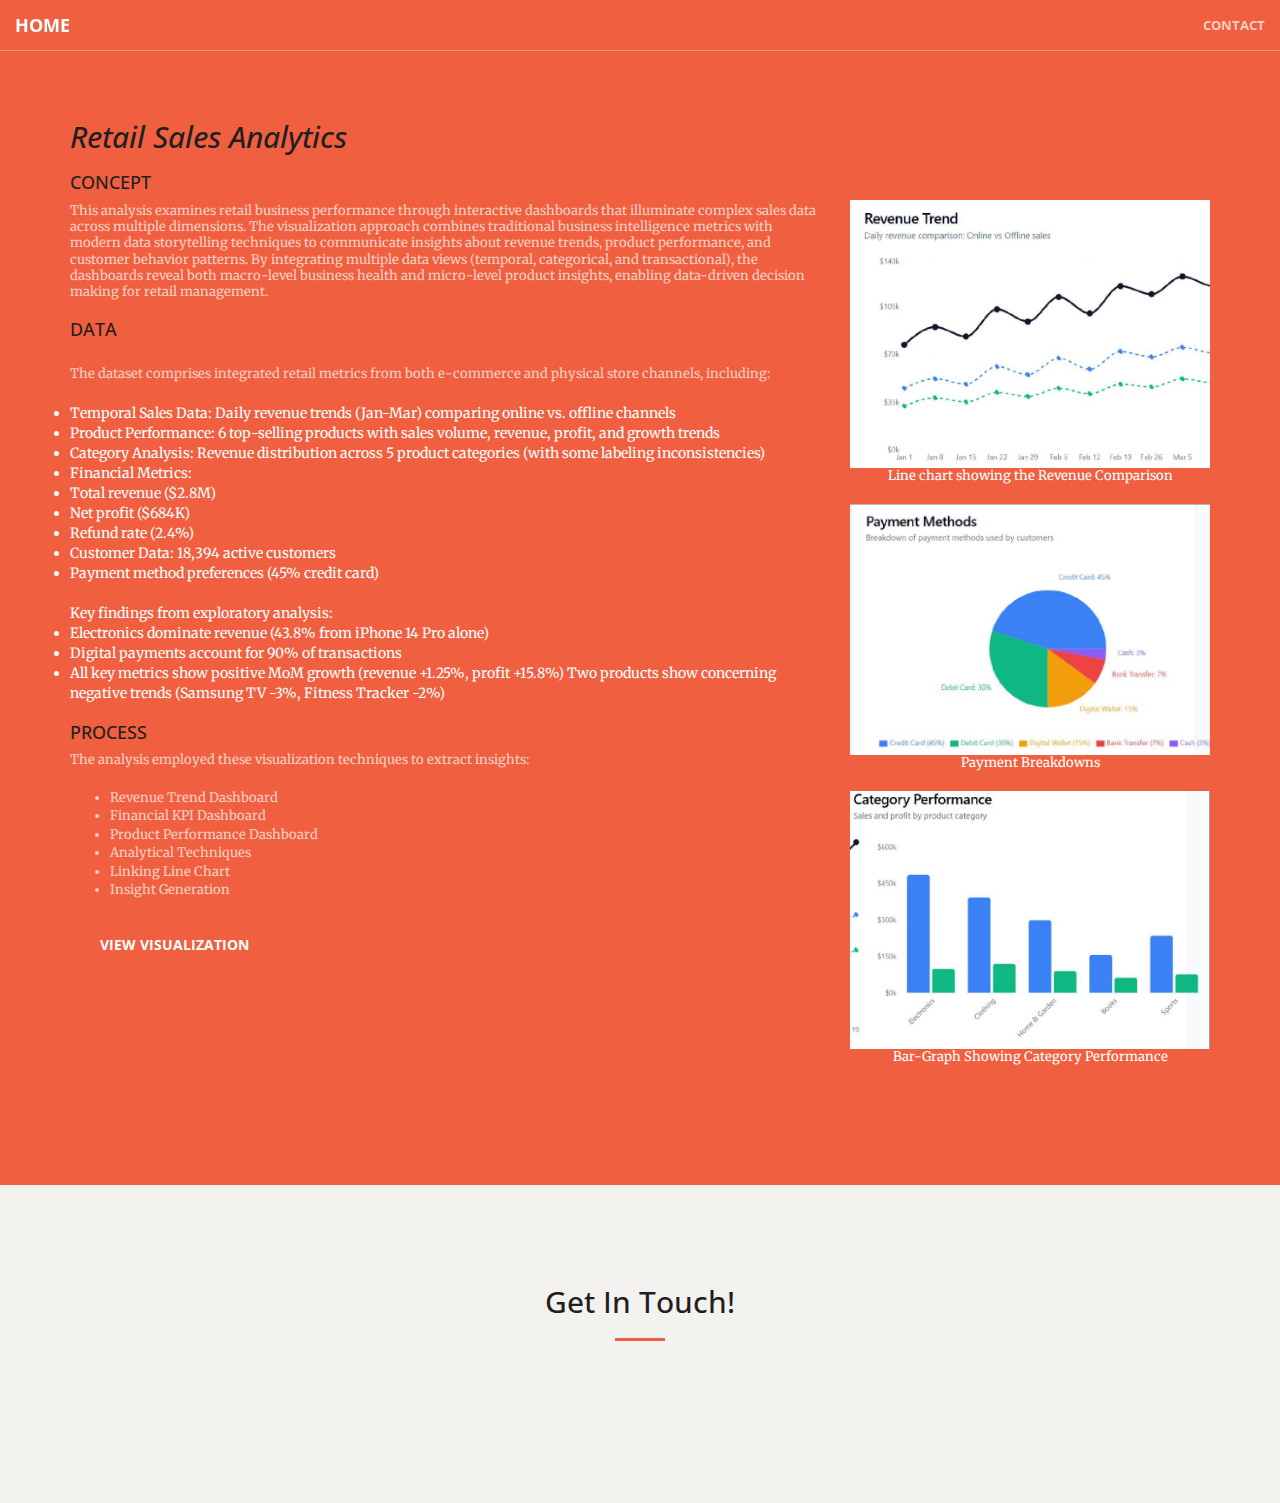
<file: jeopardy.html>
<!DOCTYPE html>
<html lang="en">

<head>

    <meta charset="utf-8">
    <meta http-equiv="X-UA-Compatible" content="IE=edge">
    <meta name="viewport" content="width=device-width, initial-scale=1">
    <meta name="description" content="">
    <meta name="author" content="">

    <title>Samarpit</title>
    <link rel="shortcut icon" href="img/a-icon.ico" />

    <!-- Bootstrap Core CSS -->
    <link rel="stylesheet" href="css/bootstrap.min.css" type="text/css">

    <!-- Custom Fonts -->
    <link href='http://fonts.googleapis.com/css?family=Open+Sans:300italic,400italic,600italic,700italic,800italic,400,300,600,700,800' rel='stylesheet' type='text/css'>
    <link href='http://fonts.googleapis.com/css?family=Merriweather:400,300,300italic,400italic,700,700italic,900,900italic' rel='stylesheet' type='text/css'>
    <link rel="stylesheet" href="font-awesome/css/font-awesome.min.css" type="text/css">

    <!-- Plugin CSS -->
    <link rel="stylesheet" href="css/animate.min.css" type="text/css">

    <!-- Custom CSS -->
    <link rel="stylesheet" href="css/creative.css" type="text/css">

    <!-- HTML5 Shim and Respond.js IE8 support of HTML5 elements and media queries -->
    <!-- WARNING: Respond.js doesn't work if you view the page via file:// -->
    <!--[if lt IE 9]>
        <script src="https://oss.maxcdn.com/libs/html5shiv/3.7.0/html5shiv.js"></script>
        <script src="https://oss.maxcdn.com/libs/respond.js/1.4.2/respond.min.js"></script>
    <![endif]-->

</head>

<body id="page-top">

    <nav id="mainNav" class="navbar navbar-default navbar-fixed-top">
        <div class="container-fluid">
            <!-- Brand and toggle get grouped for better mobile display -->
            <div class="navbar-header">
                <button type="button" class="navbar-toggle collapsed" data-toggle="collapse" data-target="#bs-example-navbar-collapse-1">
                    <span class="sr-only">Toggle navigation</span>
                    <span class="icon-bar"></span>
                    <span class="icon-bar"></span>
                    <span class="icon-bar"></span>
                </button>
                <a class="navbar-brand page-scroll"  href="index.html">Home</a>
            </div>

            <!-- Collect the nav links, forms, and other content for toggling -->
            <div class="collapse navbar-collapse" id="bs-example-navbar-collapse-1">
                <ul class="nav navbar-nav navbar-right">
                    <li>
                        <a class="page-scroll" href="#contact">Contact</a>
                    </li>
                </ul>
            </div>
            <!-- /.navbar-collapse -->
        </div>
        <!-- /.container-fluid -->
    </nav>

    <section class="bg-primary" id="about">
        <div class="container">
            <div class="row">
                <div class="col-lg-8 text-center" style="text-align: left">
                    <!-- <hr class="light"> -->
                    <h2 style="font-style: italic">Retail Sales Analytics<h2>
                    <h4>CONCEPT</h4>
                    <p class="text-faded" style="font-size: small">
                    This analysis examines retail business performance through interactive dashboards that illuminate complex sales data across multiple dimensions. The visualization approach combines traditional business intelligence metrics with modern data storytelling techniques to communicate insights about revenue trends, product performance, and customer behavior patterns. By integrating multiple data views (temporal, categorical, and transactional), the dashboards reveal both macro-level business health and micro-level product insights, enabling data-driven decision making for retail management.</p>
                    <h4>DATA</h4>
                    <p class="text-faded" style="font-size: small">
                  <br>The dataset comprises integrated retail metrics from both e-commerce and physical store channels, including:<br> </li>

<li> Temporal Sales Data: Daily revenue trends (Jan-Mar) comparing online vs. offline channels

<li> Product Performance: 6 top-selling products with sales volume, revenue, profit, and growth trends

<li> Category Analysis: Revenue distribution across 5 product categories (with some labeling inconsistencies)

<li> Financial Metrics:

<li> Total revenue ($2.8M)

<li> Net profit ($684K)

<li> Refund rate (2.4%)

<li> Customer Data:

18,394 active customers

<li> Payment method preferences (45% credit card)


                    <br><br>
                   Key findings from exploratory analysis:</li> <li>Electronics dominate revenue (43.8% from iPhone 14 Pro alone)<li> Digital payments account for 90% of transactions
                   <li> All key metrics show positive MoM growth (revenue +1.25%, profit +15.8%)

Two products show concerning negative trends (Samsung TV -3%, Fitness Tracker -2%)
                    </p>
                    <h4>PROCESS</h4>
                    <p class="text-faded" style="font-size: small">
                    The analysis employed these visualization techniques to extract insights:
                    <ul class="text-faded" style="font-size: small">
                        <li>
                        Revenue Trend Dashboard
                        </li>
                        <li>
                        Financial KPI Dashboard</li>
                        <li>
                        Product Performance Dashboard
                        </li>
                        <li>
                        Analytical Techniques
                        </li>
                        <li>
                        Linking Line Chart
                        </li>
                        <li>
                        Insight Generation
                        </li>
                    </ul>
                    </p>
                   <a href="resume/Business_insights_visualisation.pdf" " class="btn btn-primary btn-xl page-scroll" target="_blank">View Visualization</a>
                </div>
                <div class="col-lg-4 text-center" style="padding-top: 100px">
                <img src="img/line_chart.png" class="img-responsive" alt="" style="margin :auto">
                <p>Line chart showing the Revenue Comparison</p>
                <img src="img/pie_chart.png" class="img-responsive" alt="" style="margin :auto">
                <p>Payment Breakdowns</p>
                <img src="img/Bar_graph.png" class="img-responsive" alt="" style="margin :auto">
                <p>Bar-Graph Showing Category Performance</p>
                </div>
            </div>
        </div>
    </section>

    <section id="contact">
        <div class="container">
            <div class="row" class="call-to-action">
                <div class="col-lg-8 col-lg-offset-2 text-center">
                    <h2 class="section-heading">Get In Touch!</h2>
                    <hr class="primary">
                </div>
                <div class="col-lg-2 col-lg-offset-3 text-center">
                    <a href="https://github.com/SamarpitTrivedi" class="fa fa-github fa-3x wow bounceIn"></a>
                </div>
                <div class="col-lg-2  text-center">
                    <a href="https://www.linkedin.com/in/SamarpitTrivedi" class="fa fa-linkedin fa-3x wow bounceIn"></a>
                </div>
                <!--div class="col-lg-1 text-center">
                    <a class="fa fa-phone fa-3x wow bounceIn"></i>
                </div-->
                <div class="col-lg-2 text-center">
                    <a href="mailto:samarpittrivedi2004@gmail.com" class="fa fa-envelope-o fa-3x wow bounceIn" data-wow-delay=".1s"></a>
                </div>
            </div>
        </div>
    </section>

    <!-- jQuery -->
    <script src="js/jquery.js"></script>

    <!-- Bootstrap Core JavaScript -->
    <script src="js/bootstrap.min.js"></script>

    <!-- Plugin JavaScript -->
    <script src="js/jquery.easing.min.js"></script>
    <script src="js/jquery.fittext.js"></script>
    <script src="js/wow.min.js"></script>

    <!-- Custom Theme JavaScript -->
    <script src="js/creative.js"></script>

</body>

</html>
</file>
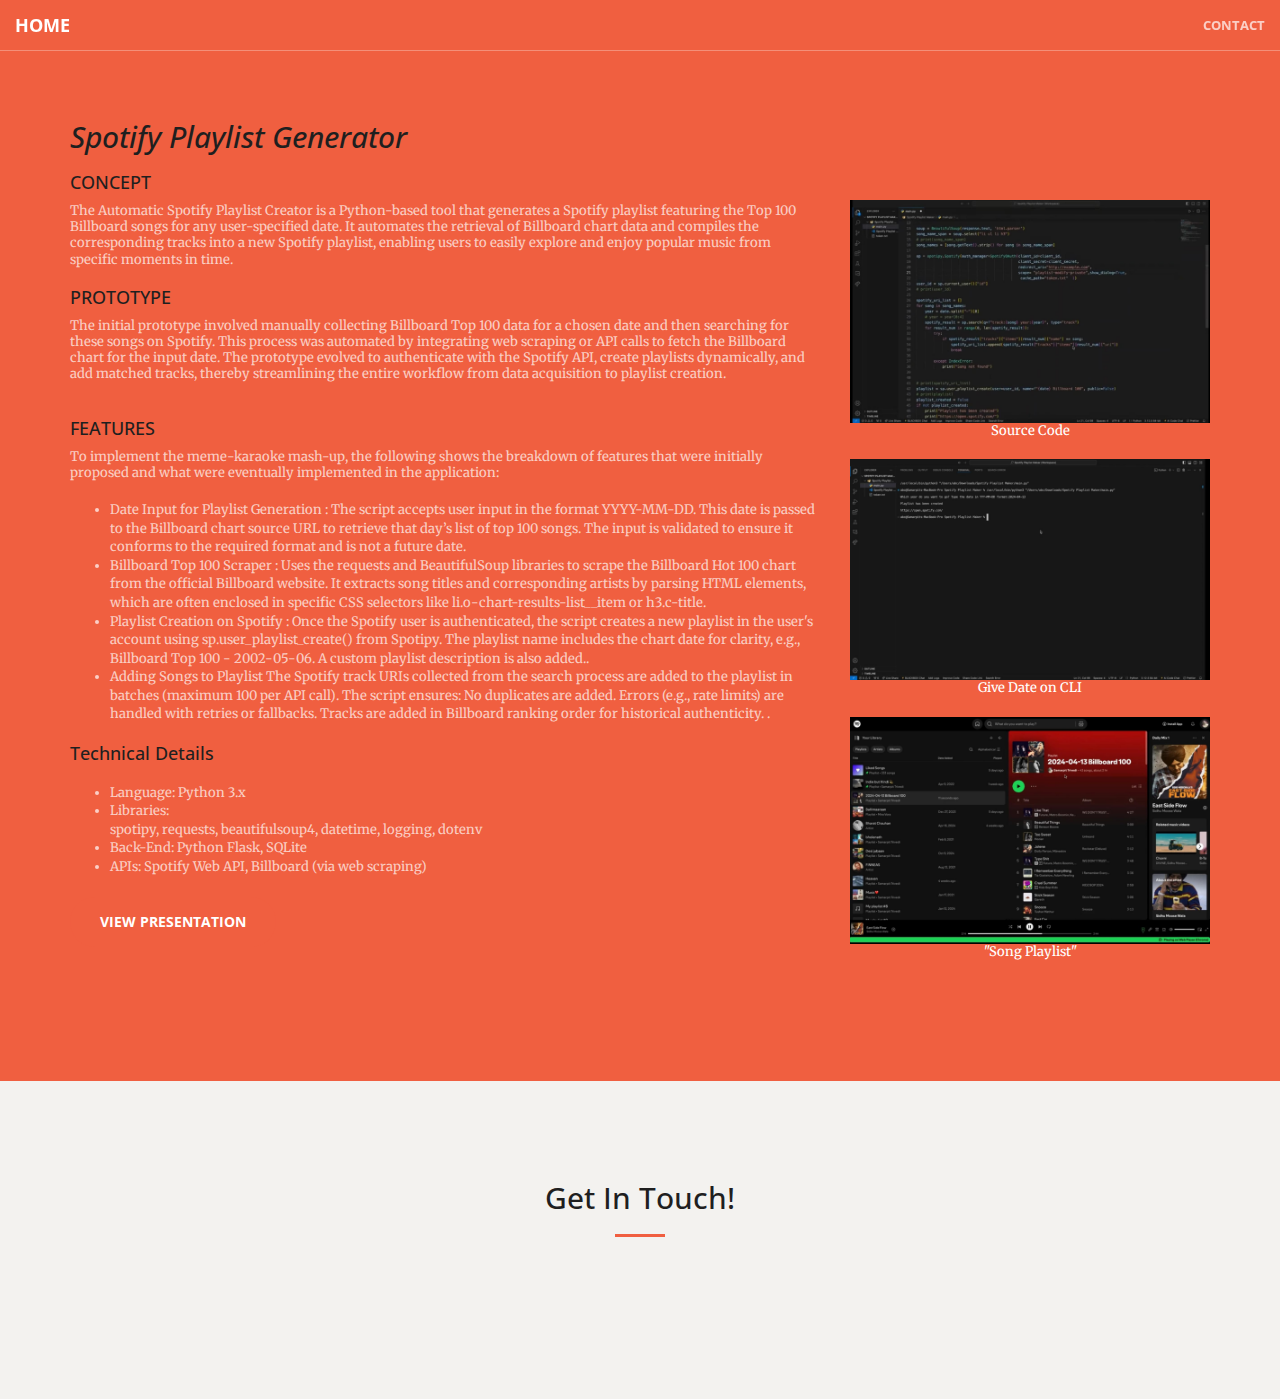
<file: memeoke.html>
<!DOCTYPE html>
<html lang="en">

<head>

    <meta charset="utf-8">
    <meta http-equiv="X-UA-Compatible" content="IE=edge">
    <meta name="viewport" content="width=device-width, initial-scale=1">
    <meta name="description" content="">
    <meta name="author" content="">

    <title>Samarpit</title>
    <link rel="shortcut icon" href="img/a-icon.ico" />

    <!-- Bootstrap Core CSS -->
    <link rel="stylesheet" href="css/bootstrap.min.css" type="text/css">

    <!-- Custom Fonts -->
    <link href='http://fonts.googleapis.com/css?family=Open+Sans:300italic,400italic,600italic,700italic,800italic,400,300,600,700,800' rel='stylesheet' type='text/css'>
    <link href='http://fonts.googleapis.com/css?family=Merriweather:400,300,300italic,400italic,700,700italic,900,900italic' rel='stylesheet' type='text/css'>
    <link rel="stylesheet" href="font-awesome/css/font-awesome.min.css" type="text/css">

    <!-- Plugin CSS -->
    <link rel="stylesheet" href="css/animate.min.css" type="text/css">

    <!-- Custom CSS -->
    <link rel="stylesheet" href="css/creative.css" type="text/css">

    <!-- HTML5 Shim and Respond.js IE8 support of HTML5 elements and media queries -->
    <!-- WARNING: Respond.js doesn't work if you view the page via file:// -->
    <!--[if lt IE 9]>
        <script src="https://oss.maxcdn.com/libs/html5shiv/3.7.0/html5shiv.js"></script>
        <script src="https://oss.maxcdn.com/libs/respond.js/1.4.2/respond.min.js"></script>
    <![endif]-->

</head>

<body id="page-top">

    <nav id="mainNav" class="navbar navbar-default navbar-fixed-top">
        <div class="container-fluid">
            <!-- Brand and toggle get grouped for better mobile display -->
            <div class="navbar-header">
                <button type="button" class="navbar-toggle collapsed" data-toggle="collapse" data-target="#bs-example-navbar-collapse-1">
                    <span class="sr-only">Toggle navigation</span>
                    <span class="icon-bar"></span>
                    <span class="icon-bar"></span>
                    <span class="icon-bar"></span>
                </button>
                <a class="navbar-brand page-scroll"  href="index.html">Home</a>
            </div>

            <!-- Collect the nav links, forms, and other content for toggling -->
            <div class="collapse navbar-collapse" id="bs-example-navbar-collapse-1">
                <ul class="nav navbar-nav navbar-right">
                    <li>
                        <a class="page-scroll" href="#contact">Contact</a>
                    </li>
                </ul>
            </div>
            <!-- /.navbar-collapse -->
        </div>
        <!-- /.container-fluid -->
    </nav>

    <section class="bg-primary" id="about">
        <div class="container">
            <div class="row">
                <div class="col-lg-8 text-center" style="text-align: left">
                    <!-- <hr class="light"> -->
                    <h2 style="font-style: italic">Spotify Playlist Generator<h2>
                    <h4>CONCEPT</h4>
                    <p class="text-faded" style="font-size: small">
                    The Automatic Spotify Playlist Creator is a Python-based tool that generates a Spotify playlist featuring the Top 100 Billboard songs for any user-specified date. It automates the retrieval of Billboard chart data and compiles the corresponding tracks into a new Spotify playlist, enabling users to easily explore and enjoy popular music from specific moments in time.</p>
                    <h4>PROTOTYPE</h4>
                    <p class="text-faded" style="font-size: small">
                    The initial prototype involved manually collecting Billboard Top 100 data for a chosen date and then searching for these songs on Spotify. This process was automated by integrating web scraping or API calls to fetch the Billboard chart for the input date. The prototype evolved to authenticate with the Spotify API, create playlists dynamically, and add matched tracks, thereby streamlining the entire workflow from data acquisition to playlist creation.
                    <br><br>
                    
                    <h4>FEATURES</h4>
                    <p class="text-faded" style="font-size: small">
                    To implement the meme-karaoke mash-up, the following shows the breakdown of features that were initially proposed and what were eventually implemented in the application:
                    <ul class="text-faded" style="font-size: small">
                        <li>
                        Date Input for Playlist Generation :
The script accepts user input in the format YYYY-MM-DD. This date is passed to the Billboard chart source URL to retrieve that day’s list of top 100 songs. The input is validated to ensure it conforms to the required format and is not a future date.</li>
                        <li>
                        Billboard Top 100 Scraper : 
Uses the requests and BeautifulSoup libraries to scrape the Billboard Hot 100 chart from the official Billboard website. It extracts song titles and corresponding artists by parsing HTML elements, which are often enclosed in specific CSS selectors like li.o-chart-results-list__item or h3.c-title.</li>
                        <li>
                        Playlist Creation on Spotify : 
Once the Spotify user is authenticated, the script creates a new playlist in the user's account using sp.user_playlist_create() from Spotipy. The playlist name includes the chart date for clarity, e.g., Billboard Top 100 - 2002-05-06. A custom playlist description is also added..</li>
                        <li>
                        Adding Songs to Playlist
The Spotify track URIs collected from the search process are added to the playlist in batches (maximum 100 per API call). The script ensures:

No duplicates are added.

Errors (e.g., rate limits) are handled with retries or fallbacks.

Tracks are added in Billboard ranking order for historical authenticity.
.</li>
                    </ul>
                    </p>
                    <h4>Technical Details</h4>
                    <p class="text-faded" style="font-size: small">
                    <ul class="text-faded" style="font-size: small">
                        <li>Language: Python 3.x </li>

<li>Libraries:</li>

spotipy, 
requests, 
beautifulsoup4, 
datetime, 
logging, 
dotenv 
</li>
                        <li>Back-End: Python Flask, SQLite</li>
                        <li>APIs: Spotify Web API, 
Billboard (via web scraping)</li>
                    </ul>
                    </p>
                   <a href="https://www.linkedin.com/posts/samarpittrivedi_python-webscraping-spotify-activity-7263812852623319040-1KQB?utm_source=share&utm_medium=member_desktop&rcm=ACoAADmMdSYB2ExTkGsgz0dX3i8R81X-9ge5bcA" class="btn btn-primary btn-xl page-scroll" target="_blank">View Presentation</a>
                </div>
                <div class="col-lg-4 text-center" style="padding-top: 100px">
                <img src="img/spotify_img.jpg" class="img-responsive" alt="" style="margin :auto">
                <p>Source Code</p>
                <img src="img/spotify_img2.jpg" class="img-responsive" alt="" style="margin :auto">
                <p>Give Date on CLI</p>
                <img src="img/spotify_img3.jpg" class="img-responsive" alt="" style="margin :auto">
                <p>"Song Playlist"</p>
                </div>
            </div>
        </div>
    </section>

    <section id="contact">
        <div class="container">
            <div class="row" class="call-to-action">
                <div class="col-lg-8 col-lg-offset-2 text-center">
                    <h2 class="section-heading">Get In Touch!</h2>
                    <hr class="primary">
                </div>
                <div class="col-lg-2 col-lg-offset-3 text-center">
                    <a href="https://github.com/SamarpitTrivedi" class="fa fa-github fa-3x wow bounceIn"></a>
                </div>
                <div class="col-lg-2  text-center">
                    <a href="https://www.linkedin.com/in/SamarpitTrivedi" class="fa fa-linkedin fa-3x wow bounceIn"></a>
                </div>
                <!--div class="col-lg-1 text-center">
                    <a class="fa fa-phone fa-3x wow bounceIn"></i>
                </div-->
                <div class="col-lg-2 text-center">
                    <a href="mailto:samarpittrivedi2004@gmail.com" class="fa fa-envelope-o fa-3x wow bounceIn" data-wow-delay=".1s"></a>
                </div>
            </div>
        </div>
    </section>

    <!-- jQuery -->
    <script src="js/jquery.js"></script>

    <!-- Bootstrap Core JavaScript -->
    <script src="js/bootstrap.min.js"></script>

    <!-- Plugin JavaScript -->
    <script src="js/jquery.easing.min.js"></script>
    <script src="js/jquery.fittext.js"></script>
    <script src="js/wow.min.js"></script>

    <!-- Custom Theme JavaScript -->
    <script src="js/creative.js"></script>

</body>

</html>
</file>
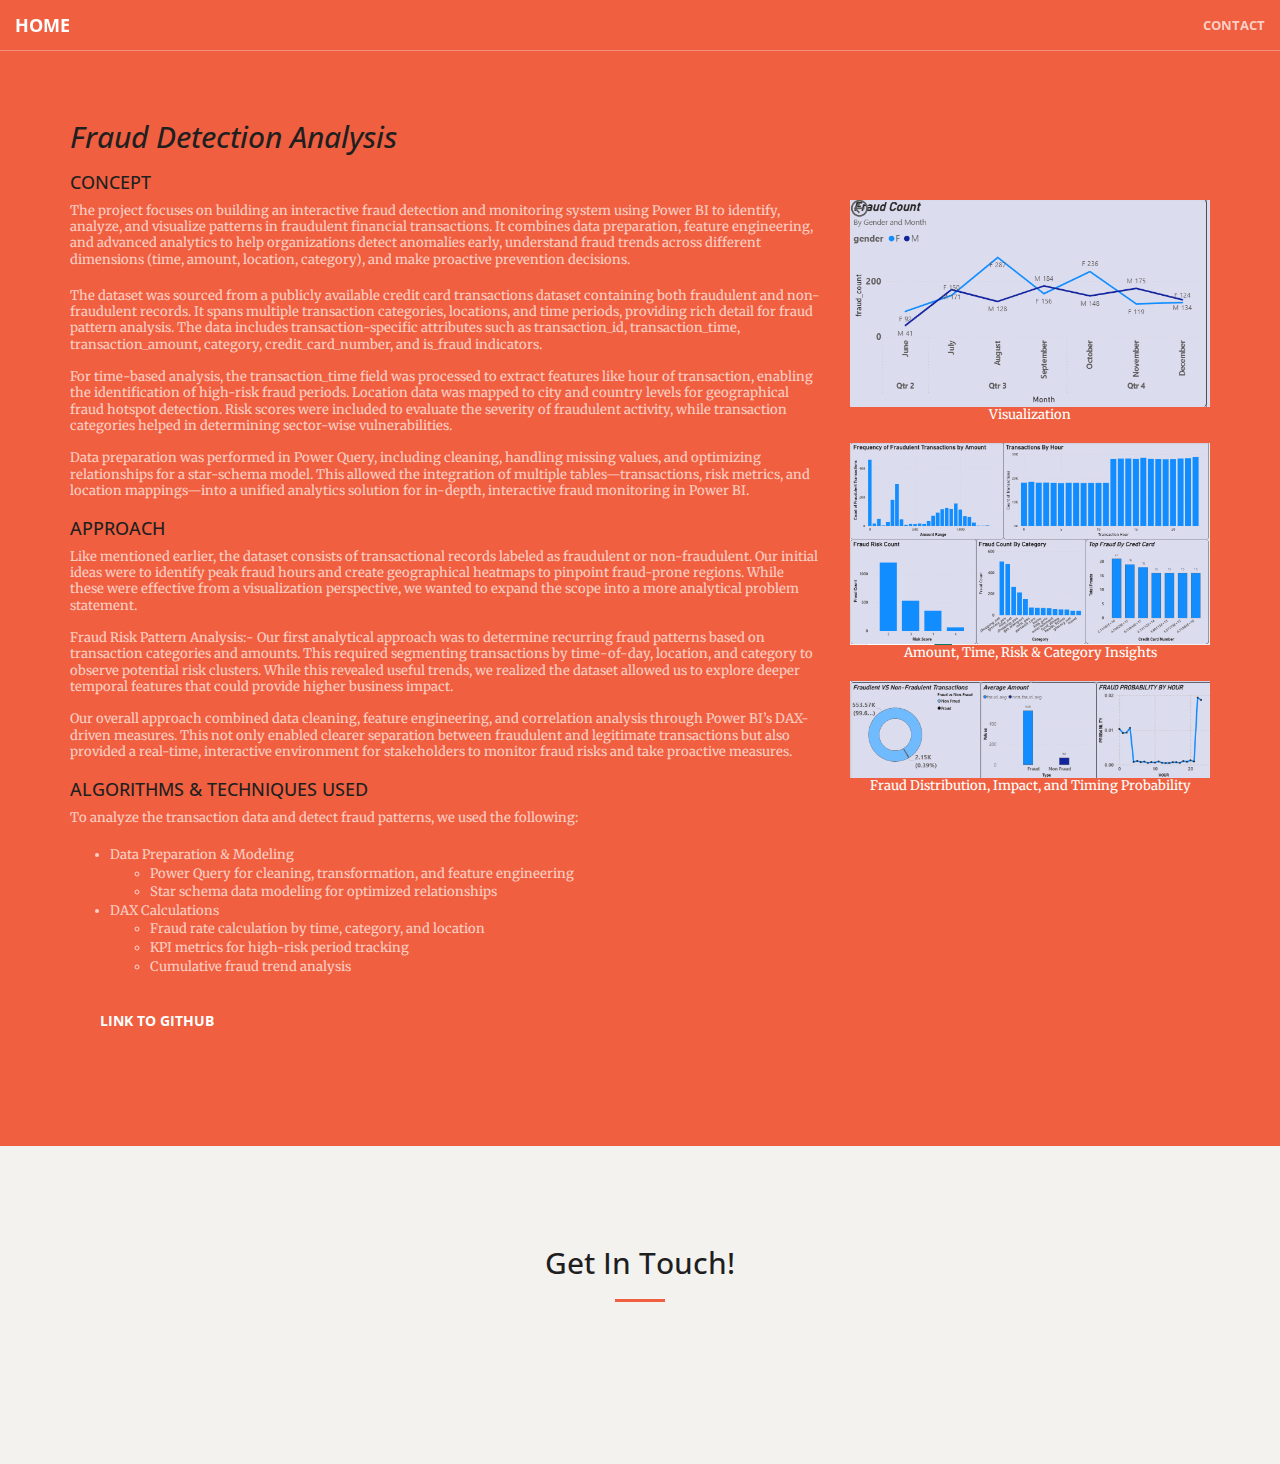
<file: nyce.html>
<!DOCTYPE html>
<html lang="en">

<head>

    <meta charset="utf-8">
    <meta http-equiv="X-UA-Compatible" content="IE=edge">
    <meta name="viewport" content="width=device-width, initial-scale=1">
    <meta name="description" content="">
    <meta name="author" content="">

    <title>Samarpit</title>
    <link rel="shortcut icon" href="img/a-icon.ico" />

    <!-- Bootstrap Core CSS -->
    <link rel="stylesheet" href="css/bootstrap.min.css" type="text/css">

    <!-- Custom Fonts -->
    <link href='http://fonts.googleapis.com/css?family=Open+Sans:300italic,400italic,600italic,700italic,800italic,400,300,600,700,800' rel='stylesheet' type='text/css'>
    <link href='http://fonts.googleapis.com/css?family=Merriweather:400,300,300italic,400italic,700,700italic,900,900italic' rel='stylesheet' type='text/css'>
    <link rel="stylesheet" href="font-awesome/css/font-awesome.min.css" type="text/css">

    <!-- Plugin CSS -->
    <link rel="stylesheet" href="css/animate.min.css" type="text/css">

    <!-- Custom CSS -->
    <link rel="stylesheet" href="css/creative.css" type="text/css">

    <!-- HTML5 Shim and Respond.js IE8 support of HTML5 elements and media queries -->
    <!-- WARNING: Respond.js doesn't work if you view the page via file:// -->
    <!--[if lt IE 9]>
        <script src="https://oss.maxcdn.com/libs/html5shiv/3.7.0/html5shiv.js"></script>
        <script src="https://oss.maxcdn.com/libs/respond.js/1.4.2/respond.min.js"></script>
    <![endif]-->

</head>

<body id="page-top">

    <nav id="mainNav" class="navbar navbar-default navbar-fixed-top">
        <div class="container-fluid">
            <!-- Brand and toggle get grouped for better mobile display -->
            <div class="navbar-header">
                <button type="button" class="navbar-toggle collapsed" data-toggle="collapse" data-target="#bs-example-navbar-collapse-1">
                    <span class="sr-only">Toggle navigation</span>
                    <span class="icon-bar"></span>
                    <span class="icon-bar"></span>
                    <span class="icon-bar"></span>
                </button>
                <a class="navbar-brand page-scroll"  href="index.html">Home</a>
            </div>

            <!-- Collect the nav links, forms, and other content for toggling -->
            <div class="collapse navbar-collapse" id="bs-example-navbar-collapse-1">
                <ul class="nav navbar-nav navbar-right">
                    <li>
                        <a class="page-scroll" href="#contact">Contact</a>
                    </li>
                </ul>
            </div>
            <!-- /.navbar-collapse -->
        </div>
        <!-- /.container-fluid -->
    </nav>

    <section class="bg-primary" id="about">
        <div class="container">
            <div class="row">
                <div class="col-lg-8 text-center" style="text-align: left">
                    <!-- <hr class="light"> -->
                    <h2 style="font-style: italic">Fraud Detection Analysis<h2>
                    <h4>CONCEPT</h4>
                    <p class="text-faded" style="font-size: small">
                    The project focuses on building an interactive fraud detection and monitoring system using Power BI to identify, analyze, and visualize patterns in fraudulent financial transactions. It combines data preparation, feature engineering, and advanced analytics to help organizations detect anomalies early, understand fraud trends across different dimensions (time, amount, location, category), and make proactive prevention decisions.
                    <p class="text-faded" style="font-size: small">
                   The dataset was sourced from a publicly available credit card transactions dataset containing both fraudulent and non-fraudulent records. It spans multiple transaction categories, locations, and time periods, providing rich detail for fraud pattern analysis. The data includes transaction-specific attributes such as transaction_id, transaction_time, transaction_amount, category, credit_card_number, and is_fraud indicators.
                    <br><br>
                    For time-based analysis, the transaction_time field was processed to extract features like hour of transaction, enabling the identification of high-risk fraud periods. Location data was mapped to city and country levels for geographical fraud hotspot detection. Risk scores were included to evaluate the severity of fraudulent activity, while transaction categories helped in determining sector-wise vulnerabilities.                    <br><br>
                    Data preparation was performed in Power Query, including cleaning, handling missing values, and optimizing relationships for a star-schema model. This allowed the integration of multiple tables—transactions, risk metrics, and location mappings—into a unified analytics solution for in-depth, interactive fraud monitoring in Power BI.                    </p>
                    <h4>APPROACH</h4>
                    <p class="text-faded" style="font-size: small">
Like mentioned earlier, the dataset consists of transactional records labeled as fraudulent or non-fraudulent. Our initial ideas were to identify peak fraud hours and create geographical heatmaps to pinpoint fraud-prone regions. While these were effective from a visualization perspective, we wanted to expand the scope into a more analytical problem statement.                    <br><br>
                    Fraud Risk Pattern Analysis:- 
Our first analytical approach was to determine recurring fraud patterns based on transaction categories and amounts. This required segmenting transactions by time-of-day, location, and category to observe potential risk clusters. While this revealed useful trends, we realized the dataset allowed us to explore deeper temporal features that could provide higher business impact.
                    <br><br>
                   Our overall approach combined data cleaning, feature engineering, and correlation analysis through Power BI’s DAX-driven measures. This not only enabled clearer separation between fraudulent and legitimate transactions but also provided a real-time, interactive environment for stakeholders to monitor fraud risks and take proactive measures.
                    </p>
                     <h4>ALGORITHMS & TECHNIQUES USED</h4>
                    <p class="text-faded" style="font-size: small">
To analyze the transaction data and detect fraud patterns, we used the following:                    <ul class="text-faded" style="font-size: small">
                        <li>
Data Preparation & Modeling                            <ul>
                                <li>Power Query for cleaning, transformation, and feature engineering</li>
                                <li>Star schema data modeling for optimized relationships</li>
                                
                            </ul>
                        </li>
                        <li>
                        DAX Calculations
                            <ul>
                                <li>Fraud rate calculation by time, category, and location</li>
                                <li>KPI metrics for high-risk period tracking</li>
                                <li>Cumulative fraud trend analysis</li>
                            </ul>
                        </li>
                    </ul>
                    </p>
                   <a href="https://github.com/SamarpitTrivedi/Credit-Card-Fraud-Detection"class="btn btn-primary btn-xl page-scroll" target="_blank">Link to github</a>
                </div>
                <div class="col-lg-4 text-center" style="padding-top: 100px">
                <img src="img/nyce/nyce1.png" class="img-responsive" alt="" style="margin :auto">
                <p>Visualization</p>
                <img src="img/nyce/nyce2.png" class="img-responsive" alt="" style="margin :auto">
                <p>Amount, Time, Risk & Category Insights</p>
                <img src="img/nyce/nyce3.png" class="img-responsive" alt="" style="margin :auto">
                <p>Fraud Distribution, Impact, and Timing Probability</p>
                </div>
            </div>
        </div>
    </section>

    <section id="contact">
        <div class="container">
            <div class="row" class="call-to-action">
                <div class="col-lg-8 col-lg-offset-2 text-center">
                    <h2 class="section-heading">Get In Touch!</h2>
                    <hr class="primary">
                </div>
                <div class="col-lg-2 col-lg-offset-3 text-center">
                    <a href="https://github.com/SamarpitTrivedi" class="fa fa-github fa-3x wow bounceIn"></a>
                </div>
                <div class="col-lg-2  text-center">
                    <a href="https://www.linkedin.com/in/samarpittrivedi" class="fa fa-linkedin fa-3x wow bounceIn"></a>
                </div>
                <!--div class="col-lg-1 text-center">
                    <a class="fa fa-phone fa-3x wow bounceIn"></i>
                </div-->
                <div class="col-lg-2 text-center">
                    <a href="mailto:samarpittrivedi2004@gmail.com" class="fa fa-envelope-o fa-3x wow bounceIn" data-wow-delay=".1s"></a>
                </div>
            </div>
        </div>
    </section>

    <!-- jQuery -->
    <script src="js/jquery.js"></script>

    <!-- Bootstrap Core JavaScript -->
    <script src="js/bootstrap.min.js"></script>

    <!-- Plugin JavaScript -->
    <script src="js/jquery.easing.min.js"></script>
    <script src="js/jquery.fittext.js"></script>
    <script src="js/wow.min.js"></script>

    <!-- Custom Theme JavaScript -->
    <script src="js/creative.js"></script>

</body>

</html>
</file>
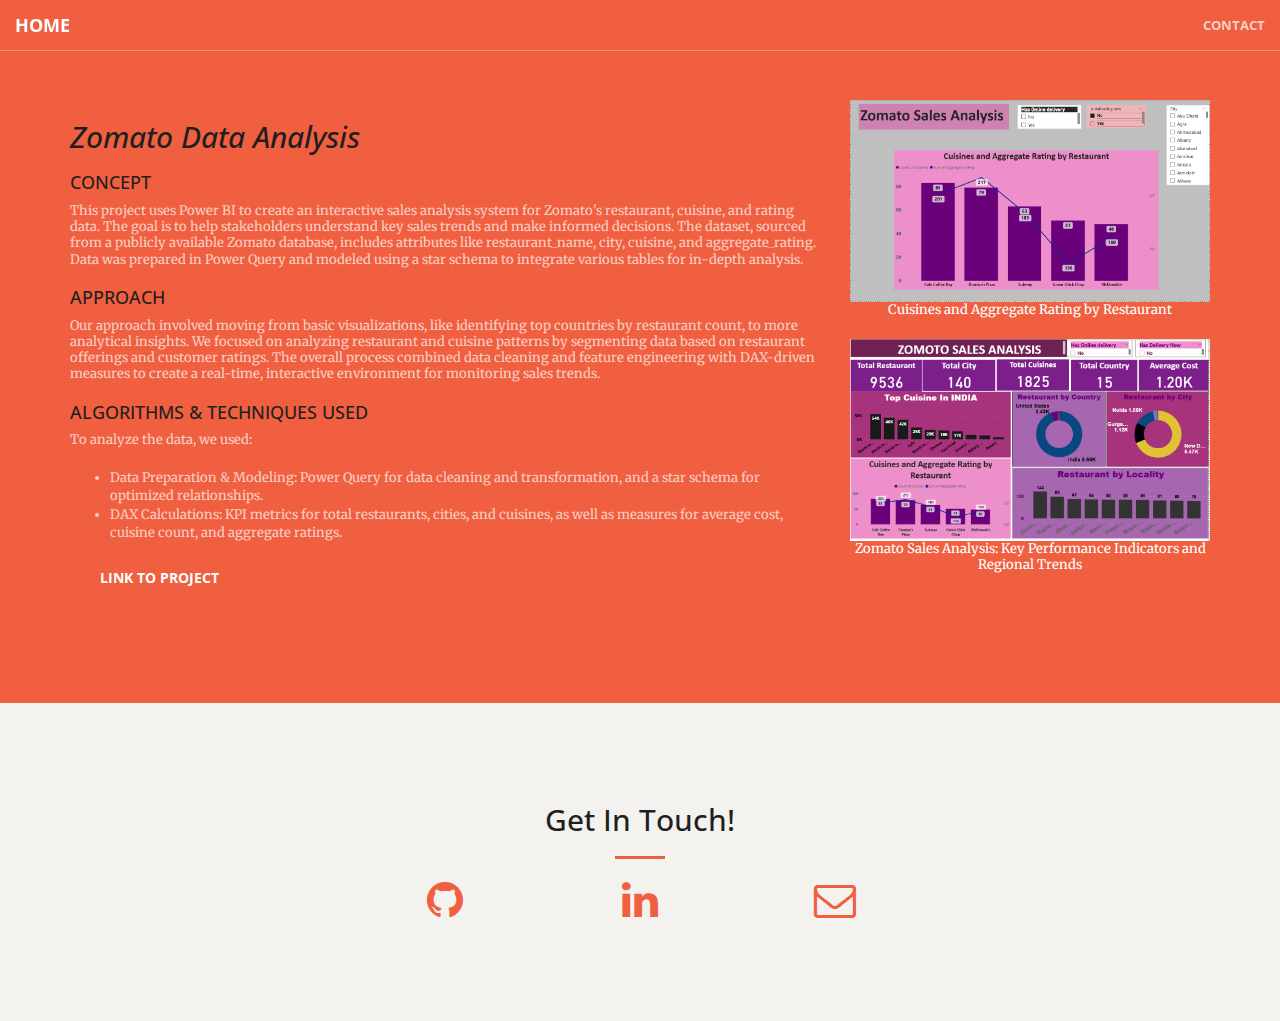
<file: travelbites.html>
<!DOCTYPE html>
<html lang="en">

<head>

    <meta charset="utf-8">
    <meta http-equiv="X-UA-Compatible" content="IE=edge">
    <meta name="viewport" content="width=device-width, initial-scale=1">
    <meta name="description" content="">
    <meta name="author" content="">

    <title>Samarpit</title>
    <link rel="shortcut icon" href="img/a-icon.ico" />

    <!-- Bootstrap Core CSS -->
    <link rel="stylesheet" href="css/bootstrap.min.css" type="text/css">

    <!-- Custom Fonts -->
    <link href='http://fonts.googleapis.com/css?family=Open+Sans:300italic,400italic,600italic,700italic,800italic,400,300,600,700,800' rel='stylesheet' type='text/css'>
    <link href='http://fonts.googleapis.com/css?family=Merriweather:400,300,300italic,400italic,700,700italic,900,900italic' rel='stylesheet' type='text/css'>
    <link rel="stylesheet" href="font-awesome/css/font-awesome.min.css" type="text/css">

    <!-- Plugin CSS -->
    <link rel="stylesheet" href="css/animate.min.css" type="text/css">

    <!-- Custom CSS -->
    <link rel="stylesheet" href="css/creative.css" type="text/css">

    <!-- HTML5 Shim and Respond.js IE8 support of HTML5 elements and media queries -->
    <!-- WARNING: Respond.js doesn't work if you view the page via file:// -->
    <!--[if lt IE 9]>
        <script src="https://oss.maxcdn.com/libs/html5shiv/3.7.0/html5shiv.js"></script>
        <script src="https://oss.maxcdn.com/libs/respond.js/1.4.2/respond.min.js"></script>
    <![endif]-->

</head>

<body id="page-top">

    <nav id="mainNav" class="navbar navbar-default navbar-fixed-top">
        <div class="container-fluid">
            <!-- Brand and toggle get grouped for better mobile display -->
            <div class="navbar-header">
                <button type="button" class="navbar-toggle collapsed" data-toggle="collapse" data-target="#bs-example-navbar-collapse-1">
                    <span class="sr-only">Toggle navigation</span>
                    <span class="icon-bar"></span>
                    <span class="icon-bar"></span>
                    <span class="icon-bar"></span>
                </button>
                <a class="navbar-brand page-scroll"  href="index.html">Home</a>
            </div>

            <!-- Collect the nav links, forms, and other content for toggling -->
            <div class="collapse navbar-collapse" id="bs-example-navbar-collapse-1">
                <ul class="nav navbar-nav navbar-right">
                    <li>
                        <a class="page-scroll" href="#contact">Contact</a>
                    </li>
                </ul>
            </div>
            <!-- /.navbar-collapse -->
        </div>
        <!-- /.container-fluid -->
    </nav>

    <section class="bg-primary" id="about">
        <div class="container">
            <div class="row">
                <div class="col-lg-8 text-center" style="text-align: left">
                    <!-- <hr class="light"> -->
                    <h2 style="font-style: italic">Zomato Data Analysis<h2>
                    <h4>CONCEPT</h4>
                    <p class="text-faded" style="font-size: small">
                    This project uses Power BI to create an interactive sales analysis system for Zomato's restaurant, cuisine, and rating data. The goal is to help stakeholders understand key sales trends and make informed decisions. The dataset, sourced from a publicly available Zomato database, includes attributes like restaurant_name, city, cuisine, and aggregate_rating. Data was prepared in Power Query and modeled using a star schema to integrate various tables for in-depth analysis.</p>
                    <h4>APPROACH</h4>
                    <p class="text-faded" style="font-size: small">
                    Our approach involved moving from basic visualizations, like identifying top countries by restaurant count, to more analytical insights. We focused on analyzing restaurant and cuisine patterns by segmenting data based on restaurant offerings and customer ratings. The overall process combined data cleaning and feature engineering with DAX-driven measures to create a real-time, interactive environment for monitoring sales trends.</p>
                    <h4>ALGORITHMS & TECHNIQUES USED</h4>
                    <p class="text-faded" style="font-size: small">
                    To analyze the data, we used:</p>            
                    <ul class="text-faded" style="font-size: small">
                        <li>Data Preparation & Modeling: Power Query for data cleaning and transformation, and a star schema for optimized relationships.</li>
                        <li>DAX Calculations: KPI metrics for total restaurants, cities, and cuisines, as well as measures for average cost, cuisine count, and aggregate ratings.</li>
                    </ul>
 <a href="https://github.com/SamarpitTrivedi/Zomato-data-analysis" class="btn btn-primary btn-xl page-scroll" target="_blank">Link to project</a>
                </div>
                <div class="col-lg-4 text-center">
                <img src="img/travelbites/user_flow.png" class="img-responsive" alt="" style="margin :auto">
                <p>Cuisines and Aggregate Rating by Restaurant</p>
                <img src="img/travelbites/affinity_diagram.png" class="img-responsive" alt="" style="margin :auto">
                <p>Zomato Sales Analysis: Key Performance Indicators and Regional Trends</p>
                </div>
            </div>
        </div>
    </section>

    <section id="contact">
        <div class="container">
            <div class="row" class="call-to-action">
                <div class="col-lg-8 col-lg-offset-2 text-center">
                    <h2 class="section-heading">Get In Touch!</h2>
                    <hr class="primary">
                </div>
                <div class="col-lg-2 col-lg-offset-3 text-center">
                    <a href="https://github.com/SamarpitTrivedi" class="fa fa-github fa-3x wow bounceIn"></a>
                </div>
                <div class="col-lg-2  text-center">
                    <a href="https://www.linkedin.com/in/samarpittrivedi" class="fa fa-linkedin fa-3x wow bounceIn"></a>
                </div>
                <!--div class="col-lg-1 text-center">
                    <a class="fa fa-phone fa-3x wow bounceIn"></i>
                </div-->
                <div class="col-lg-2 text-center">
                    <a href="mailto:samarpittrivedi2004@gmail.com" class="fa fa-envelope-o fa-3x wow bounceIn" data-wow-delay=".1s"></a>
                </div>
            </div>
        </div>
    </section>

    <!-- jQuery -->
    <script src="js/jquery.js"></script>

    <!-- Bootstrap Core JavaScript -->
    <script src="js/bootstrap.min.js"></script>

    <!-- Plugin JavaScript -->
    <script src="js/jquery.easing.min.js"></script>
    <script src="js/jquery.fittext.js"></script>
    <script src="js/wow.min.js"></script>

    <!-- Custom Theme JavaScript -->
    <script src="js/creative.js"></script>

</body>

</html>
</file>
<file: css/creative.css>
:root {
  /* LinkedIn Light Theme */
  --background-color: #F3F2EF;
  --surface-color: #FFFFFF;
  --text-color: #1F1F1F;
  --text-faded-color: #666666;
  --accent-color: #f05f40;
  --accent-color-hover: #eb3812;
  --border-color: #E0E0E0;
}

body.dark-theme {
  /* Dark Theme */
  --background-color: #121212;
  --surface-color: #1F1F1F;
  --text-color: #E0E0E0;
  --text-faded-color: #B0B0B0;
  --accent-color: #f05f40;
  --accent-color-hover: #eb3812;
  --border-color: #333333;
}

html,
body {
    width: 100%;
    height: 100%;
}

body {
    font-family: Merriweather,'Helvetica Neue',Arial,sans-serif;
    background-color: var(--background-color);
    color: var(--text-color);
    -webkit-transition: all .35s;
    -moz-transition: all .35s;
    transition: all .35s;
}

hr {
    max-width: 50px;
    border-color: var(--accent-color);
    border-width: 3px;
}

hr.light {
    border-color: #fff;
}

a {
    color: var(--accent-color);
    -webkit-transition: all .35s;
    -moz-transition: all .35s;
    transition: all .35s;
}

a:hover,
a:focus {
    color: var(--accent-color-hover);
}

h1,
h2,
h3,
h4,
h5,
h6 {
    font-family: 'Open Sans','Helvetica Neue',Arial,sans-serif;
    color: var(--text-color);
}

p {
    margin-bottom: 20px;
    font-size: 13px;
    line-height: 1.25;
}

.bg-primary {
    background-color: var(--accent-color);
    background-size: cover;
    background-position: center;
}

.bg-dark {
    background-color: var(--surface-color);
    color: var(--text-color);
}

.text-faded {
    color: rgba(255,255,255,.7);
}

section {
    padding: 100px 0;
}

aside {
    padding: 50px 0;
}

.no-padding {
    padding: 0;
}

.navbar-default {
    border-color: var(--border-color);
    font-family: 'Open Sans','Helvetica Neue',Arial,sans-serif;
    background-color: var(--surface-color);
    -webkit-transition: all .35s;
    -moz-transition: all .35s;
    transition: all .35s;
}

.navbar-default .navbar-header .navbar-brand {
    text-transform: uppercase;
    font-family: 'Open Sans','Helvetica Neue',Arial,sans-serif;
    font-weight: 700;
    color: var(--accent-color);
}

.navbar-default .navbar-header .navbar-brand:hover,
.navbar-default .navbar-header .navbar-brand:focus {
    color: var(--accent-color-hover);
}

.navbar-default .nav > li>a,
.navbar-default .nav>li>a:focus {
    text-transform: uppercase;
    font-size: 13px;
    font-weight: 700;
    color: var(--text-color);
}

.navbar-default .nav > li>a:hover,
.navbar-default .nav>li>a:focus:hover {
    color: var(--accent-color);
}

.navbar-default .nav > li.active>a,
.navbar-default .nav>li.active>a:focus {
    color: var(--accent-color)!important;
    background-color: transparent;
}

.navbar-default .nav > li.active>a:hover,
.navbar-default .nav>li.active>a:focus:hover {
    background-color: transparent;
}

@media(min-width:768px) {
    .navbar-default {
        border-color: rgba(255,255,255,.3);
        background-color: transparent;
    }

    .navbar-default .navbar-header .navbar-brand {
        color: rgba(255,255,255,.7);
    }

    .navbar-default .navbar-header .navbar-brand:hover,
    .navbar-default .navbar-header .navbar-brand:focus {
        color: #fff;
    }

    .navbar-default .nav > li>a,
    .navbar-default .nav>li>a:focus {
        color: rgba(255,255,255,.7);
    }

    .navbar-default .nav > li>a:hover,
    .navbar-default .nav>li>a:focus:hover {
        color: #fff;
    }

    .navbar-default.affix {
        border-color: var(--border-color);
        background-color: var(--surface-color);
    }

    .navbar-default.affix .navbar-header .navbar-brand {
        font-size: 14px;
        color: var(--accent-color);
    }

    .navbar-default.affix .navbar-header .navbar-brand:hover,
    .navbar-default.affix .navbar-header .navbar-brand:focus {
        color: var(--accent-color-hover);
    }

    .navbar-default.affix .nav > li>a,
    .navbar-default.affix .nav>li>a:focus {
        color: var(--text-color);
    }

    .navbar-default.affix .nav > li>a:hover,
    .navbar-default.affix .nav>li>a:focus:hover {
        color: var(--accent-color);
    }
}

header {
    position: relative;
    width: 100%;
    min-height: auto;
    text-align: center;
    color: #fff;
    background-image: url(../img/header.jpg);
    background-position: center;
    -webkit-background-size: cover;
    -moz-background-size: cover;
    background-size: cover;
    -o-background-size: cover;
}
.certificates-header {
    background-image: url('../img/portfolio/certificate\ background.png');
}

header .header-content {
    position: relative;
    width: 100%;
    padding: 100px 15px;
    text-align: center;
}

header .header-content .header-content-inner h1 {
    margin-top: 0;
    margin-bottom: 0;
    text-transform: uppercase;
    font-weight: 700;
}

header .header-content .header-content-inner hr {
    margin: 30px auto;
}

header .header-content .header-content-inner p {
    margin-bottom: 50px;
    font-size: 16px;
    font-weight: 300;
    color: rgba(255,255,255,.7);
}

@media(min-width:768px) {
    header {
        min-height: 100%;
    }

    header .header-content {
        position: absolute;
        top: 50%;
        padding: 0 50px;
        -webkit-transform: translateY(-50%);
        -ms-transform: translateY(-50%);
        transform: translateY(-50%);
    }

    header .header-content .header-content-inner {
        margin-right: auto;
        margin-left: auto;
        max-width: 1000px;
    }

    header .header-content .header-content-inner p {
        margin-right: auto;
        margin-left: auto;
        max-width: 80%;
        font-size: 18px;
    }
}

.section-heading {
    margin-top: 0;
}

.service-box {
    margin: 50px auto 0;
    max-width: 400px;
}

@media(min-width:992px) {
    .service-box {
        margin: 20px auto 0;
    }
}

.service-box p {
    margin-bottom: 0;
}

.portfolio-box {
    display: block;
    position: relative;
    margin: 0;
    max-width: 250px;
    transition: transform 0.3s ease;
}

.portfolio-box:hover {
    transform: scale(0.9); /* shrink to 90% */
}


.portfolio-box .portfolio-box-caption {
    display: block;
    position: absolute;
    bottom: 0;
    width: 100%;
    height: 100%;
    text-align: center;
    color: #fff;
    opacity: 0;
    background: rgba(240,95,64,.9);
    -webkit-transition: all .35s;
    -moz-transition: all .35s;
    transition: all .35s;
}

.portfolio-box .portfolio-box-caption .portfolio-box-caption-content {
    position: absolute;
    top: 50%;
    width: 100%;
    text-align: center;
    transform: translateY(-50%);
}

.portfolio-box .portfolio-box-caption .portfolio-box-caption-content .project-category,
.portfolio-box .portfolio-box-caption .portfolio-box-caption-content .project-name {
    padding: 0 15px;
    font-family: 'Open Sans','Helvetica Neue',Arial,sans-serif;
}

.portfolio-box .portfolio-box-caption .portfolio-box-caption-content .project-category {
    text-transform: uppercase;
    font-size: 14px;
    font-weight: 600;
}

.portfolio-box .portfolio-box-caption .portfolio-box-caption-content .project-name {
    font-size: 18px;
}

.portfolio-box:hover .portfolio-box-caption {
    opacity: 1;
}

@media(min-width:768px) {
    .portfolio-box .portfolio-box-caption .portfolio-box-caption-content .project-category {
        font-size: 16px;
    }

    .portfolio-box .portfolio-box-caption .portfolio-box-caption-content .project-name {
        font-size: 22px;
    }
}

.call-to-action h2 {
    margin: 0 auto 20px;
}

.text-primary {
    color: var(--accent-color);
}

.no-gutter > [class*=col-] {
    padding-right: 0;
    padding-left: 0;
}

.btn-default {
    border-color: var(--text-color);
    color: var(--text-color);
    background-color: var(--surface-color);
    -webkit-transition: all .35s;
    -moz-transition: all .35s;
    transition: all .35s;
}

.btn-default:hover,
.btn-default:focus,
.btn-default.focus,
.btn-default:active,
.btn-default.active,
.open > .dropdown-toggle.btn-default {
    border-color: var(--border-color);
    color: var(--text-color);
    background-color: var(--background-color);
}

.btn-default:active,
.btn-default.active,
.open > .dropdown-toggle.btn-default {
    background-image: none;
}

.btn-default.disabled,
.btn-default[disabled],
fieldset[disabled] .btn-default,
.btn-default.disabled:hover,
.btn-default[disabled]:hover,
fieldset[disabled] .btn-default:hover,
.btn-default.disabled:focus,
.btn-default[disabled]:focus,
fieldset[disabled] .btn-default:focus,
.btn-default.disabled.focus,
.btn-default[disabled].focus,
fieldset[disabled] .btn-default.focus,
.btn-default.disabled:active,
.btn-default[disabled]:active,
fieldset[disabled] .btn-default:active,
.btn-default.disabled.active,
.btn-default[disabled].active,
fieldset[disabled] .btn-default.active {
    border-color: var(--text-color);
    background-color: var(--surface-color);
}

.btn-default .badge {
    color: var(--background-color);
    background-color: var(--text-color);
}

.btn-primary {
    border-color: var(--accent-color);
    color: #fff;
    background-color: var(--accent-color);
    -webkit-transition: all .35s;
    -moz-transition: all .35s;
    transition: all .35s;
}

.btn-primary:hover,
.btn-primary:focus,
.btn-primary.focus,
.btn-primary:active,
.btn-primary.active,
.open > .dropdown-toggle.btn-primary {
    border-color: var(--accent-color-hover);
    color: #fff;
    background-color: var(--accent-color-hover);
}

.btn-primary:active,
.btn-primary.active,
.open > .dropdown-toggle.btn-primary {
    background-image: none;
}

.btn-primary.disabled,
.btn-primary[disabled],
fieldset[disabled] .btn-primary,
.btn-primary.disabled:hover,
.btn-primary[disabled]:hover,
fieldset[disabled] .btn-primary:hover,
.btn-primary.disabled:focus,
.btn-primary[disabled]:focus,
fieldset[disabled] .btn-primary:focus,
.btn-primary.disabled.focus,
.btn-primary[disabled].focus,
fieldset[disabled] .btn-primary.focus,
.btn-primary.disabled:active,
.btn-primary[disabled]:active,
fieldset[disabled] .btn-primary:active,
.btn-primary.disabled.active,
.btn-primary[disabled].active,
fieldset[disabled] .btn-primary.active {
    border-color: var(--accent-color);
    background-color: var(--accent-color);
}

.btn-primary .badge {
    color: var(--accent-color);
    background-color: #fff;
}

.btn {
    border: 0;
    border-radius: 300px;
    text-transform: uppercase;
    font-family: 'Open Sans','Helvetica Neue',Arial,sans-serif;
    font-weight: 700;
}

.btn-xl {
    padding: 15px 30px;
}

::-moz-selection {
    text-shadow: none;
    color: #fff;
    background: #222;
}

::selection {
    text-shadow: none;
    color: #fff;
    background: #222;
}

img::selection {
    color: #fff;
    background: 0 0;
}

img::-moz-selection {
    color: #fff;
    background: 0 0;
}

body {
    -webkit-tap-highlight-color: #222;
}

.btn-link {
    color: var(--text-color);
}

body.dark-theme .navbar-default {
    background-color: var(--surface-color);
    border-color: var(--border-color);
}

body.dark-theme .navbar-default .navbar-brand {
    color: var(--text-color);
}

body.dark-theme .navbar-default .nav > li > a {
    color: var(--text-color);
}

body.dark-theme .navbar-default .nav > li > a:hover,
body.dark-theme .navbar-default .nav > li > a:focus:hover {
    color: var(--accent-color);
}
</file>
